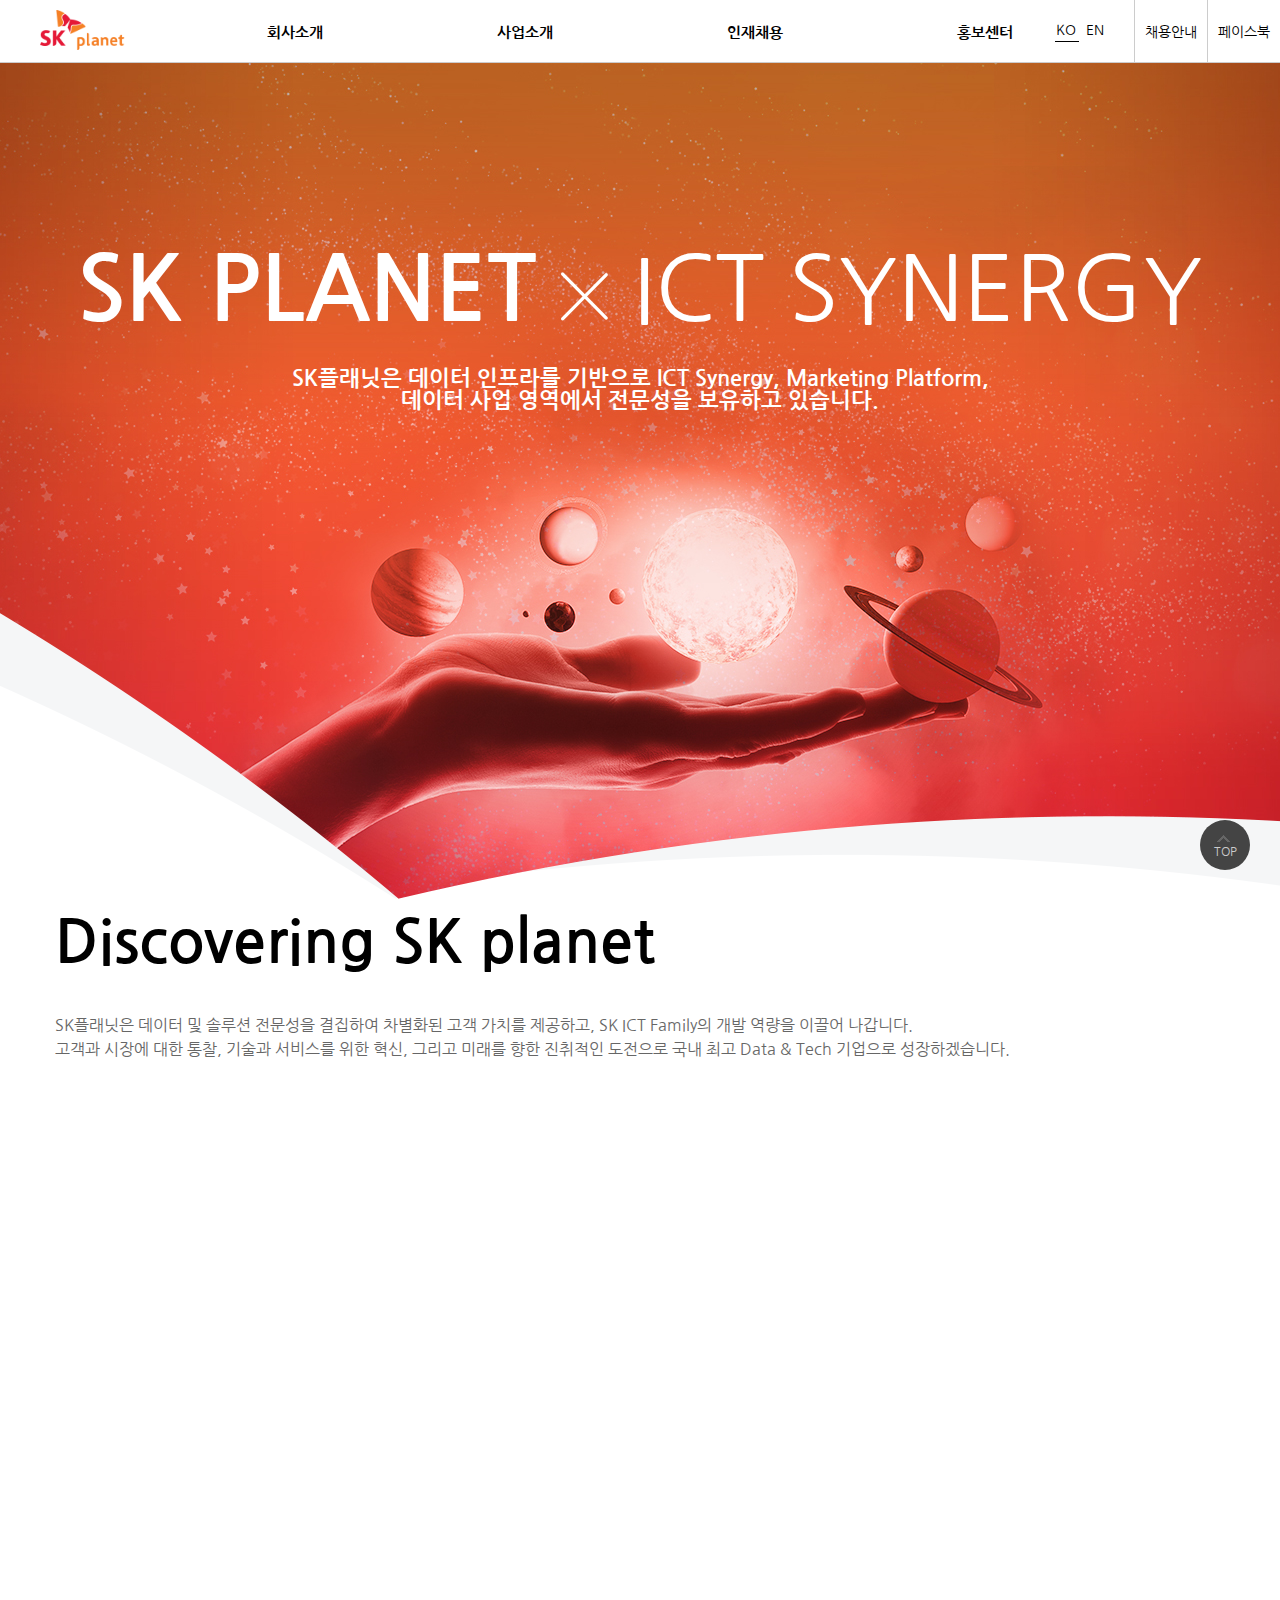
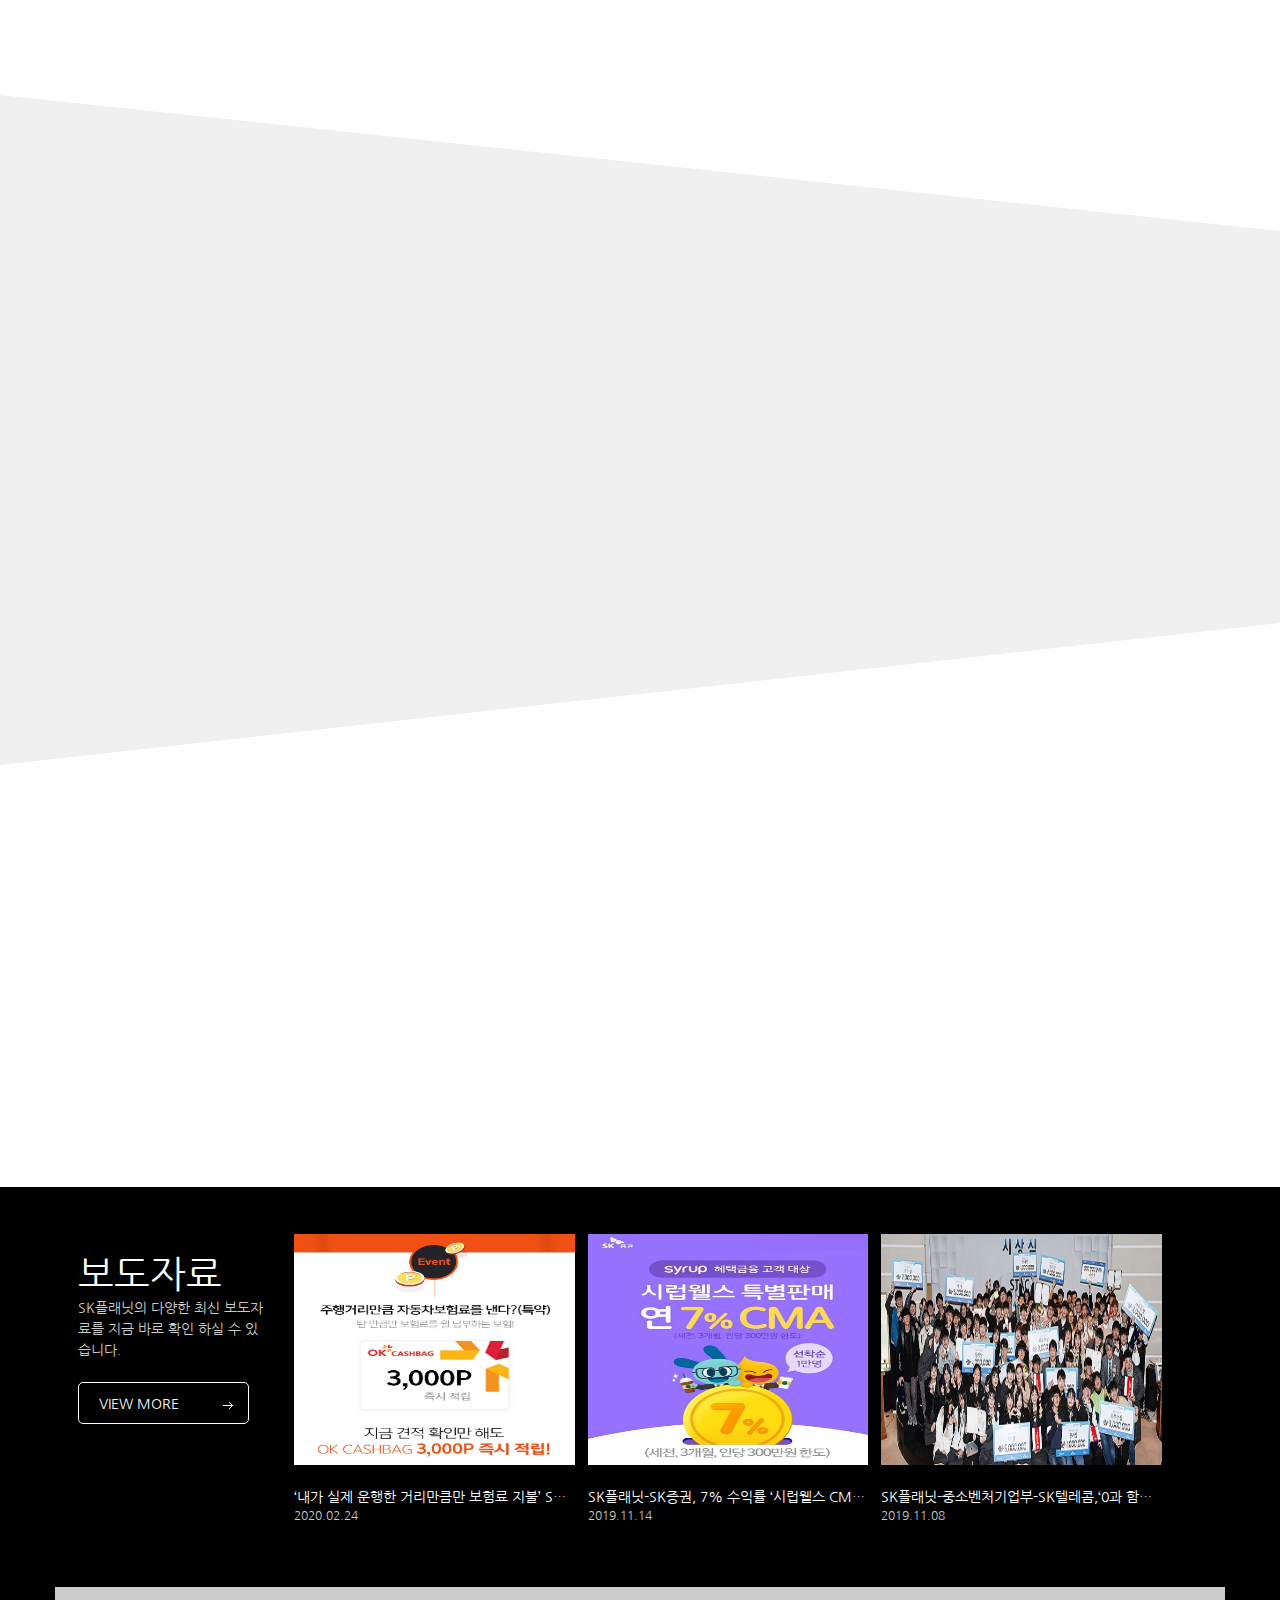
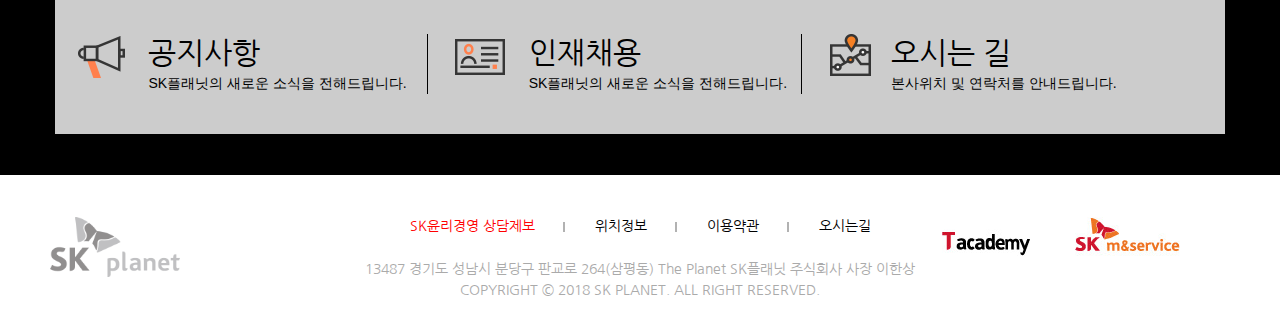
<file: index.html>
<!DOCTYPE html>
<html lang="ko">
<head>
  <meta charset="UTF-8">
  <meta name="viewport" content="width=device-width, initial-scale=1.0">
  <title>SK PLANET</title>

  <script>
    window.location.href = 'html/main.html';
  </script>

</head>
<body>
  
</body>
</html>
</file>
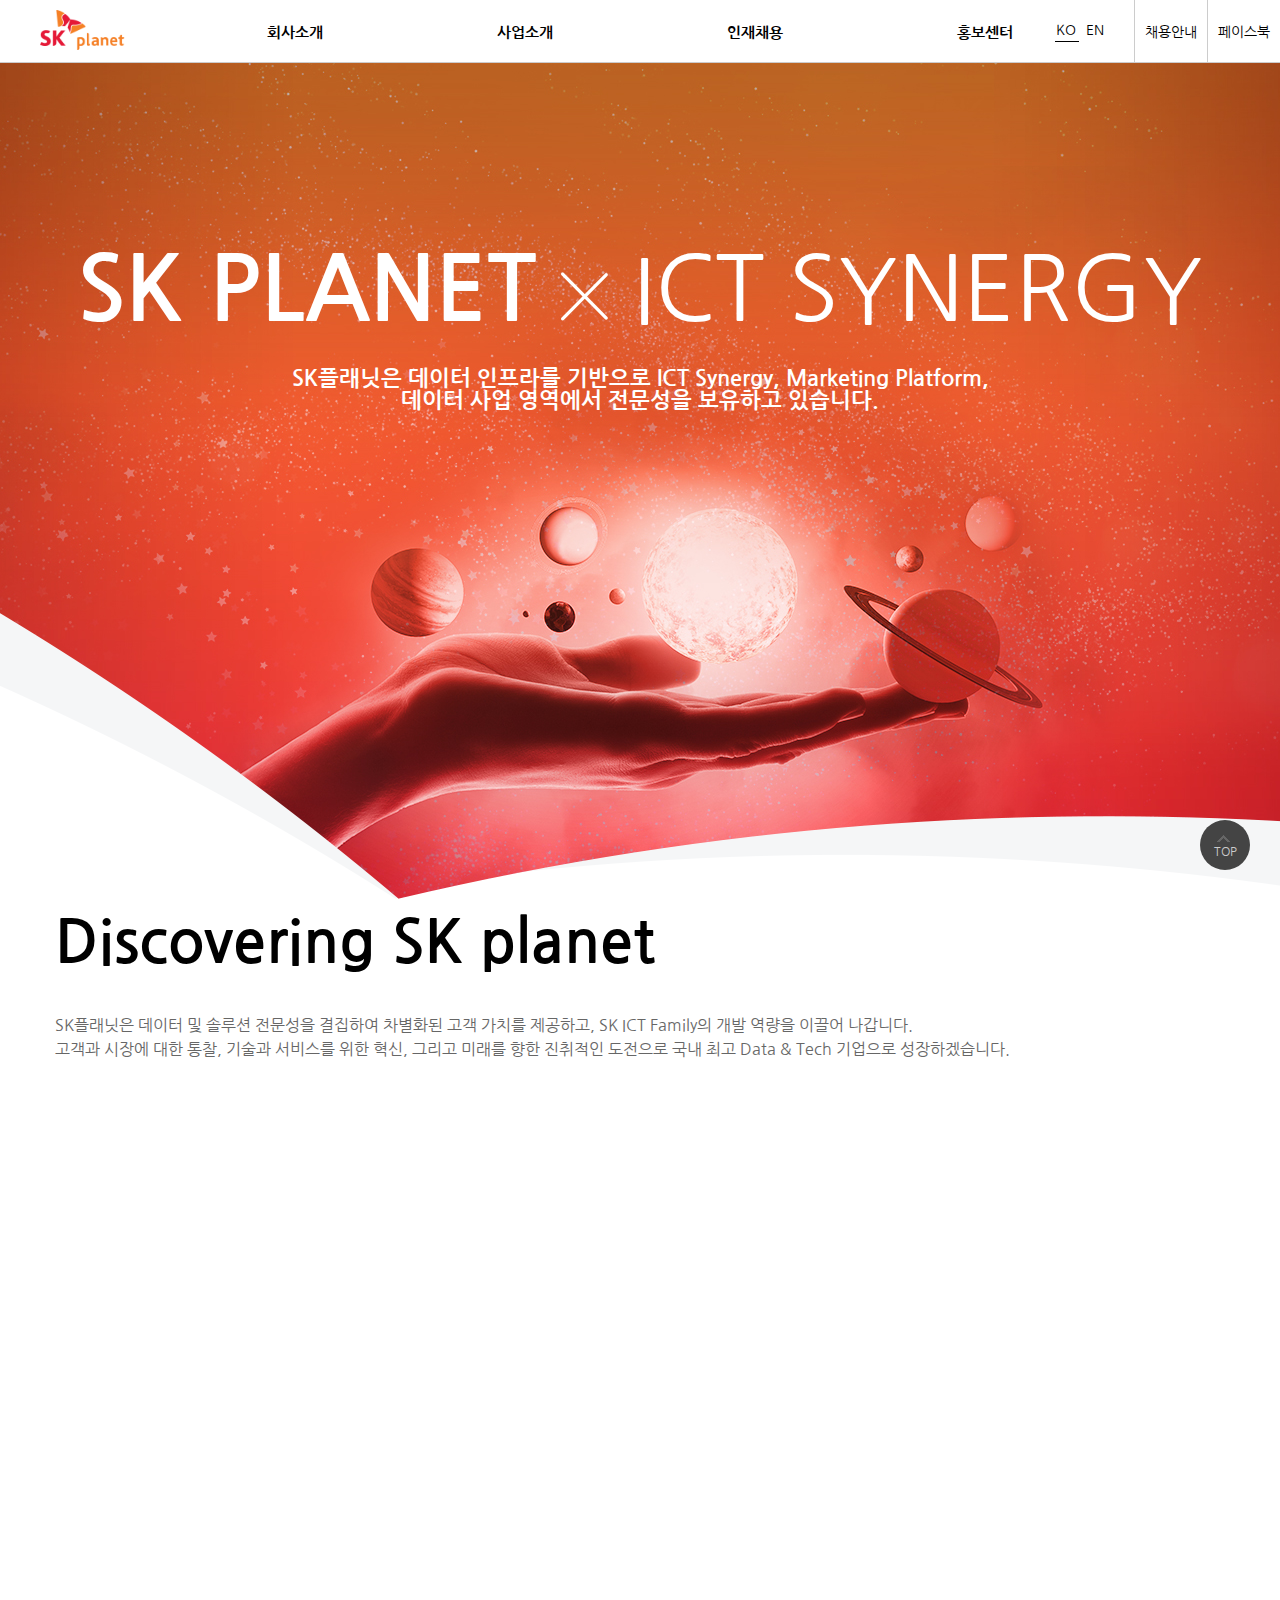
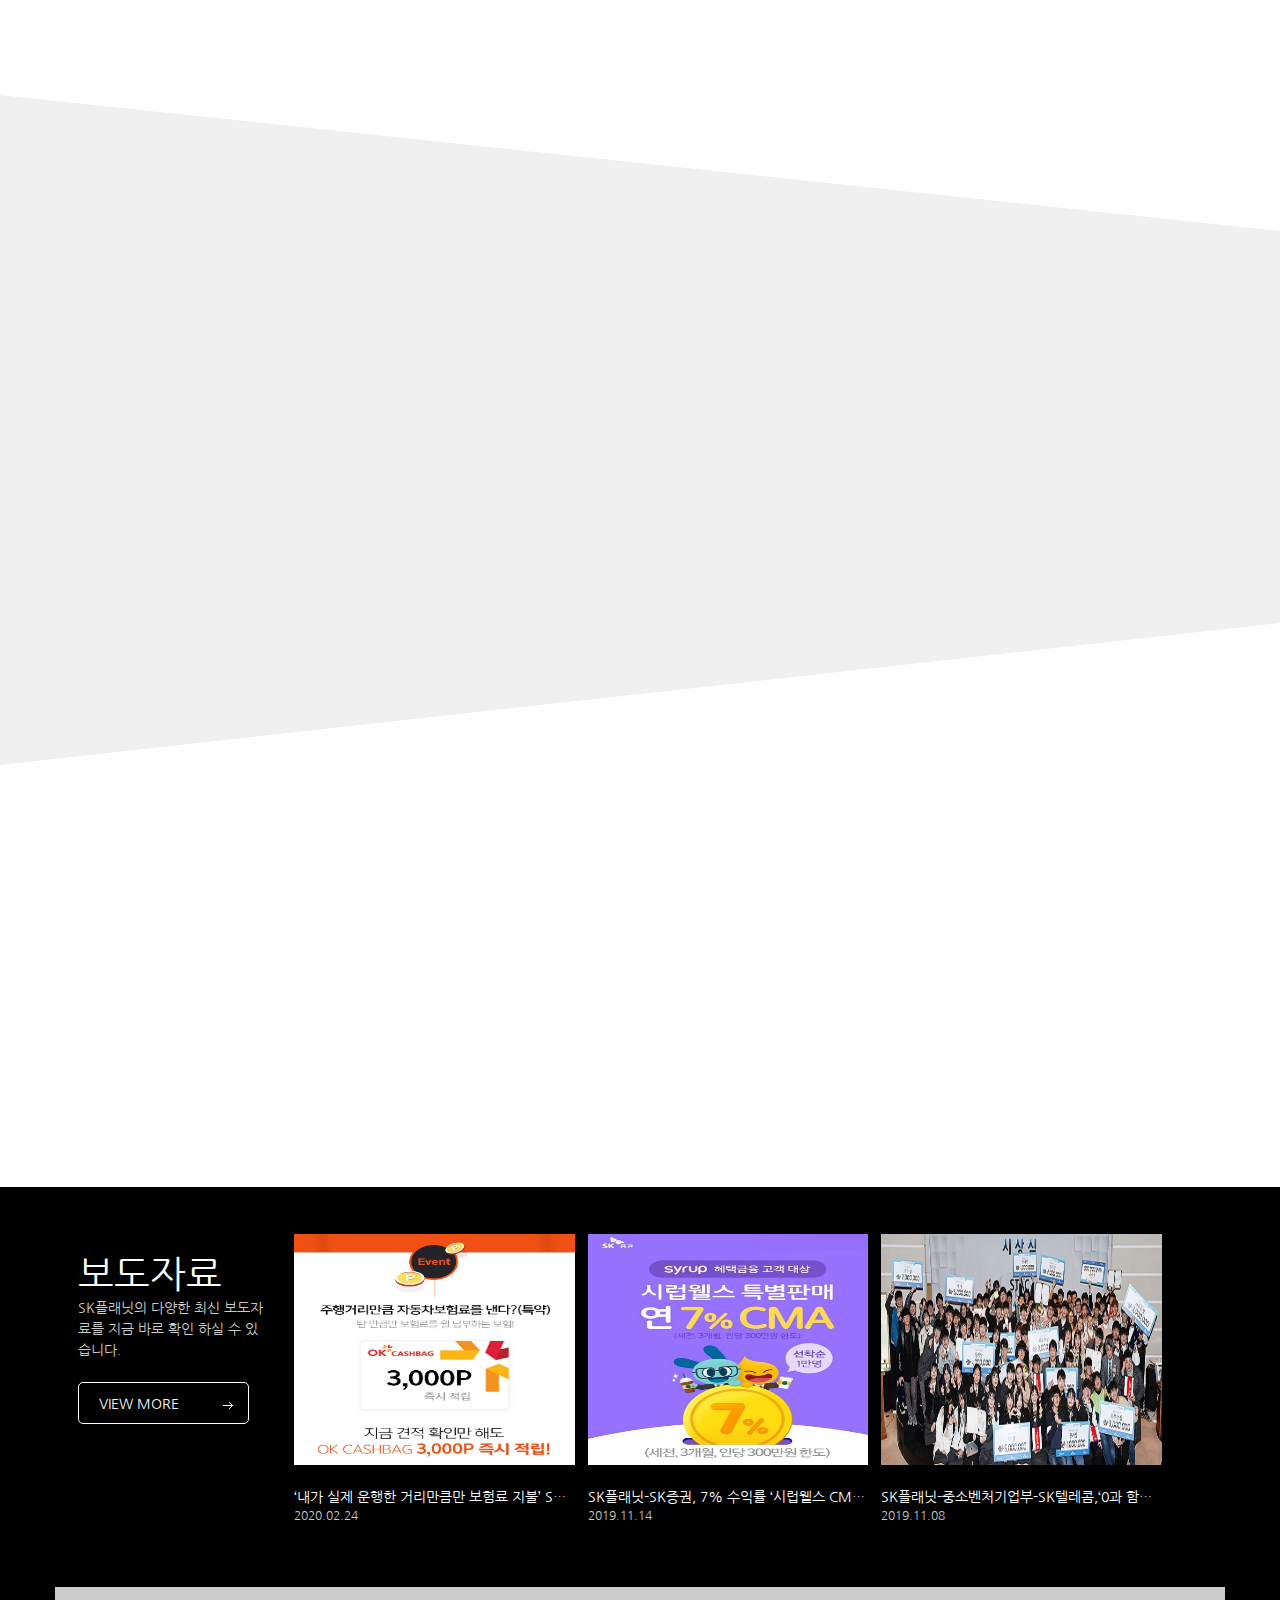
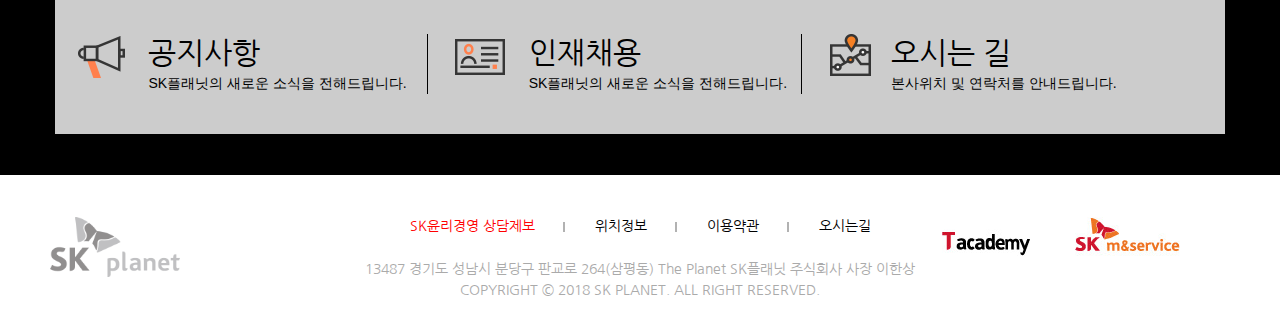
<file: html/main.html>
<!DOCTYPE html>
<html lang="ko">
<head>
  <meta charset="UTF-8">
  <meta name="viewport" content="width=device-width, initial-scale=1.0">
  <title>SK PLANET</title>

  <!-- font-awesome CSS -->
  <link rel='stylesheet' href='https://cdnjs.cloudflare.com/ajax/libs/font-awesome/4.7.0/css/font-awesome.min.css'>

  <!-- wow.js CSS -->
  <link rel="stylesheet" href="../css/animate.css">

  <!-- My CSS -->
  <link rel="stylesheet" href="../css/main.css">

</head>
<body>
  
  <!-- wrap Area Start -->
  <div id="wrap">

    <!-- header Area Start -->
    <header>
      <!-- site logo -->
      <h1>
        <a href="#">
          <img src="../images/skp_logo.png" alt="sk planet 사이트 로고">
        </a>
      </h1>
      
      <!-- gnb -->
      <nav>			
        <ul>
          <li>
            <a href="sub1.html">회사소개</a>
            <ul>
              <li><a href="sub1.html">CEO 메시지</a></li>
              <li><a href="#">Company OVERVIEW</a></li>
              <li><a href="#">자회사</a></li>
            </ul>
          </li>
          <li>
            <a href="sub2.html">사업소개</a>
            <ul>
              <li><a href="sub2.html">ICT Synergy</a></li>
              <li><a href="#">Marketing Platform</a></li>
              <li><a href="#">Data Infra/Business</a></li>
            </ul>
          </li>
          <li>
            <a href="sub3.html">인재채용</a>
            <ul>
              <li><a href="sub3.html">채용프로세스</a></li>
              <li><a href="#">인사제도</a></li>
              <li><a href="#">육성제도</a></li>
            </ul>
          </li>
          <li>
            <a href="sub4.html">홍보센터</a>
            <ul>
              <li><a href="sub4.html">동반성장</a></li>
              <li><a href="#">SK planet CI</a></li>
              <li><a href="#">보도자료</a></li>
              <li><a href="#">공지사항</a></li>
            </ul>
          </li>
        </ul>
      </nav>
      
      <!-- q-menu -->
      <div class="q-menu">
        <div class="lang">
          <div><a href="#">KO</a></div>
          <div><a href="#">EN</a></div>
        </div>
        <div class="q-info">
          <div><a href="#">채용안내</a></div>
          <div><a href="#">페이스북</a></div>
        </div>
      </div>
    </header><!-- header Area End -->
    
    
    <!-- mainview Area Start -->
    <div id="mainview">
      <div class="main-wrap-box">
        <h2>
          <span>SK PLANET</span> 
          <img src="../images/icon_main_slogan_x.png" alt="x표시"> 
          <div class="flip-box">
            <div id="flip1" class="wow flipInX">ICT SYNERGY</div>
            <div id="flip2" class="wow flipInX">MARKETING</div>
            <div id="flip3" class="wow flipInX">DATA INFRA</div>
          </div>
        </h2>
        <p>
          SK플래닛은 데이터 인프라를 기반으로 ICT Synergy, Marketing Platform,<br>
          데이터 사업 영역에서 전문성을 보유하고 있습니다.
        </p>
      </div>
    </div><!-- mainview Area End -->

    <!-- main-title Area Start -->
    <div id="main-title">
      <div class="container">

        <h2>Discovering SK planet</h2>
        <p>
          SK플래닛은 데이터 및 솔루션 전문성을 결집하여 차별화된 고객 가치를 제공하고, SK ICT Family의 개발 역량을 이끌어 나갑니다.<br>
          고객과 시장에 대한 통찰, 기술과 서비스를 위한 혁신, 그리고 미래를 향한 진취적인 도전으로 국내 최고 Data & Tech 기업으로 성장하겠습니다.
        </p>
      </div>
    </div><!-- main-title Area End -->

    <!-- contents Area Start -->
    <div id="contents">

      <!-- section1 Area Start -->
      <div id="section1">
        <div class="container clearfix">

          <img src="../images/img_main_section_01.png" alt="로봇 이미지" class="wow fadeInLeft" data-wow-delay="2s">

          <div class="section1-wrap-box">
            <div class="sec1-title-box">
              <h3 class="wow fadeInRight" data-wow-delay="0.2s">ICT SYNERGY</h3>
              <p class="wow fadeInRight" data-wow-delay="0.4s">
                선도적 기술 역량 기반 ICT 솔루션 사업
              </p>
              <div class="btn1 wow fadeInRight" data-wow-delay="0.6s">
                <a href="#">
                  VIEW MORE
                  <img src="../images/right-arrow.png" alt="버튼의 우측 화살표 이미지">
                </a>
              </div>
            </div>

            <div class="items-box wow fadeInRight" data-wow-delay="0.8s">
              <div class="top-box">
                <div>
                  <div class="icon icon1 ir">아이콘</div>
                  <div class="text-box">
                    <h4>AI</h4>
                    <p>
                      AI 서비스<br>
                      NUGU 개발/운영
                    </p>
                  </div>
                </div>
                
                <div>
                  <div class="icon icon2 ir">아이콘</div>
                  <div class="text-box">
                    <h4>IoT</h4>
                    <p>
                      IoT 기반의 센서 및<br>
                      데이터 분석 솔루션
                    </p>
                  </div>
                </div>
              </div>

              <hr>

              <div class="bottom-box">
                <div>
                  <div class="icon icon3 ir">아이콘</div>
                  <div class="text-box">
                    <h4>Media</h4>
                    <p>
                      Cloud Streaming 기반<br>
                      미디어 솔루션
                    </p>
                  </div>
                </div>
                
                <div>
                  <div class="icon icon4 ir">아이콘</div>
                  <div class="text-box">
                    <h4>MNO</h4>
                    <p>
                      통신부가 서비스 운영 및<br>
                      신규 부가서비스 기획/개발
                    </p>
                  </div>
                </div>
              </div>

            </div>
          </div>
        </div>
      </div><!-- section1 Area End -->


      <!-- section2 Area Start -->
      <div id="section2">
        <div class="container">

          <div class="section2-wrap-box">
            
            <div class="sec2-title-box">
              <h3 class="wow fadeInLeft" data-wow-delay="0.2s">MARKETING PLATFORM</h3>
              <p class="wow fadeInLeft" data-wow-delay="0.4s">
                소비자와 판매자를 연결하는 디지털 마케팅 플랫폼
              </p>
              <div class="btn1 wow fadeInLeft" data-wow-delay="0.6s">
                <a href="#">
                  VIEW MORE
                  <img src="../images/right-arrow.png" alt="버튼의 우측 화살표 이미지">
                </a>
              </div>
            </div>

            <div class="items-box wow fadeInLeft" data-wow-delay="0.8s">
              <div class="top-box">
                <div>
                  <div class="icon icon1 ir">아이콘</div>
                  <div class="text-box">
                    <h4>OK CASHBAG</h4>
                    <p>
                      남다른 가치로<br>
                      즐기는 포인트 생활
                    </p>
                  </div>
                </div>
                
                <div>
                  <div class="icon icon2 ir">아이콘</div>
                  <div class="text-box">
                    <h4>Syrup Wallet</h4>
                    <p>
                      손 안에서 누리는<br>
                      스마트 커머스 라이프
                    </p>
                  </div>
                </div>
              </div>

              <hr>

              <div class="bottom-box">
                <div>
                  <div class="icon icon3 ir">아이콘</div>
                  <div class="text-box">
                    <h4>DXP</h4>
                    <p>
                      데이터로 새로운 경험을 이끄는<br>
                      CRM 기반 마케팅 플랫폼
                    </p>
                  </div>
                </div>
                
              </div>

            </div>
          </div>

          <img src="../images/img_main_section_02.png" alt="손으로 앱과 카드를 들고 있는 이미지" class="wow fadeInRight" data-wow-delay="2s">

        </div>
      </div><!-- section2 Area End -->


      <!-- section3 Area Start -->
      <div id="section3">
        <div class="container clearfix">
          
          <img src="../images/img_main_section_03.png" alt="빌딩들이 여럿 있는 이미지" class="wow fadeInLeft"  data-wow-delay="2.5s">
        
          <div class="section3-wrap-box">
            
            <div class="sec3-title-box">
              <h3 class="wow fadeInRight" data-wow-delay="0.2s">DATA INFRA / BUSINESS</h3>
              <p class="wow fadeInRight" data-wow-delay="0.4s">
                데이터 인프라 기반 차별화된 데이터 분석 플랫폼
              </p>
              <div class="btn1 wow fadeInRight" data-wow-delay="0.6s">
                <a href="#">
                  VIEW MORE
                  <img src="../images/right-arrow.png" alt="버튼의 우측 화살표 이미지">
                  
                </a>
              </div>
            </div>

            <div class="items-box wow fadeInRight" data-wow-delay="0.8s">
              <div class="top-box">
                <div>
                  <div class="icon icon1 ir">아이콘</div>
                  <div class="text-box">
                    <h4>SK planet DMP</h4>
                    <p>
                      경계를 뛰어넘는 마케팅<br>
                      통합 데이터 플랫폼
                    </p>
                  </div>
                </div>
                
                <div>
                  <div class="icon icon2 ir">아이콘</div>
                  <div class="text-box">
                    <h4>Recopick</h4>
                    <p>
                      소비자 접점에서 펼치는<br>
                      실시간 개인화 추천 서비스
                    </p>
                  </div>
                </div>
              </div>

              <hr>

            </div>
          </div>
        </div>
      </div><!-- section3 Area End -->
      

      <!-- section4 Area Start -->
      <div id="section4">
        <div class="container clearfix">
          
          <div class="sec4-title-box">
            <h3>보도자료</h3>
            <p>
              SK플래닛의 다양한 최신 보도자료를
              지금 바로 확인 하실 수 있습니다.
            </p>
            <div class="btn2">
              <a href="#">
                VIEW MORE
                <img src="../images/bg_btn_link.png" alt="버튼의 우측 화살표 이미지">
              </a>
            </div>
          </div>

          <div class="sec4-item-box">
            <div class="section4-sub1">
              <img src="../images/ok_cashbag.jpg" alt="ok_cashbag 이벤트">
              <h4>
                ‘내가 실제 운행한 거리만큼만 보험료 지불’ SK플래닛 ‘시럽 월렛’, 캐롯손보 ‘퍼마일(Per-Mile) 자동차보험’ 판매 시작
              </h4>
              <span>2020.02.24</span>
            </div>

            <div class="section4-sub2">
              <img src="../images/syrup.jpg" alt="syrup 이벤트">
              <h4>
                SK플래닛-SK증권, 7% 수익률 ‘시럽웰스 CMA’ 상품 출시
              </h4>
              <span>2019.11.14</span>
            </div>

            <div class="section4-sub3">
              <img src="../images/award.jpg" alt="시상식 개최 이미지">
              <h4>
                SK플래닛-중소벤처기업부-SK텔레콤,‘0과 함께 하는 스마틴 앱 챌린지 2019’ 시상식 개최
              </h4>
              <span>2019.11.08</span>
            </div>
          </div>

          <div id="footer-sub">
            <div class="footer-sub-item">
              <img src="../images/spr_icon_main_link_01.png" alt="공지사항 이미지1">
              <h4>공지사항</h4>
              <p>SK플래닛의 새로운 소식을 전해드립니다.</p>
            </div>
            <div class="footer-sub-item">
              <img src="../images/spr_icon_main_link_02.png" alt="공지사항 이미지2">
              <h4>인재채용</h4>
              <p>SK플래닛의 새로운 소식을 전해드립니다.</p>
            </div>
            <div class="footer-sub-item">
              <img src="../images/spr_icon_main_link_03.png" alt="공지사항 이미지3">
              <h4>오시는 길</h4>
              <p>본사위치 및 연락처를 안내드립니다.</p>
            </div>
          </div>
        </div>
      </div><!-- section4 Area End -->
    </div><!-- contents Area End -->

    <!-- top btn -->
    <a href="#" class="top-btn">
      <img src="../images/icon_up_arrow_dark.png" alt="상향 화살표">
      <div>TOP</div>
    </a>

    
    <!-- footer Area Start -->
    <footer>
      <img src="../images/skp_logo_gray.png" alt="SK플래닛 흑백 로고" class="black_logo">
      <div id="footer-top">
        <ul>
          <li>
            <a href="#">SK윤리경영 상담제보</a>
          </li>
          <li><a href="#">위치정보</a></li>
          <li><a href="#">이용약관</a></li>
          <li><a href="#">오시는길</a></li>
        </ul>
      </div>
      <div id="footer-bottom">
        <address>
          13487 경기도 성남시 분당구 판교로 264(삼평동) The Planet SK플래닛 주식회사 사장 이한상<br>
          COPYRIGHT © 2018 SK PLANET. ALL RIGHT RESERVED.
        </address>
      </div>
      <img src="../images/sk_mservice_logo.png" alt="sk m&service 로고" class="sk_mservice_logo">
      <img src="../images/tacademy_logo.png" alt="t아카데미 로고" class="tacademy_logo">
    </footer><!-- footer Area End -->

  </div><!--wrap Area End-->




  <!-- jQuery Insert -->
  <script src='https://code.jquery.com/jquery-1.9.1.min.js'></script>

  <!-- wow.js -->
  <script src="../js/wow.min.js"></script>

  <!-- My JS --> 
  <script src="../js/main.js"></script>


</body>
</html>
</file>
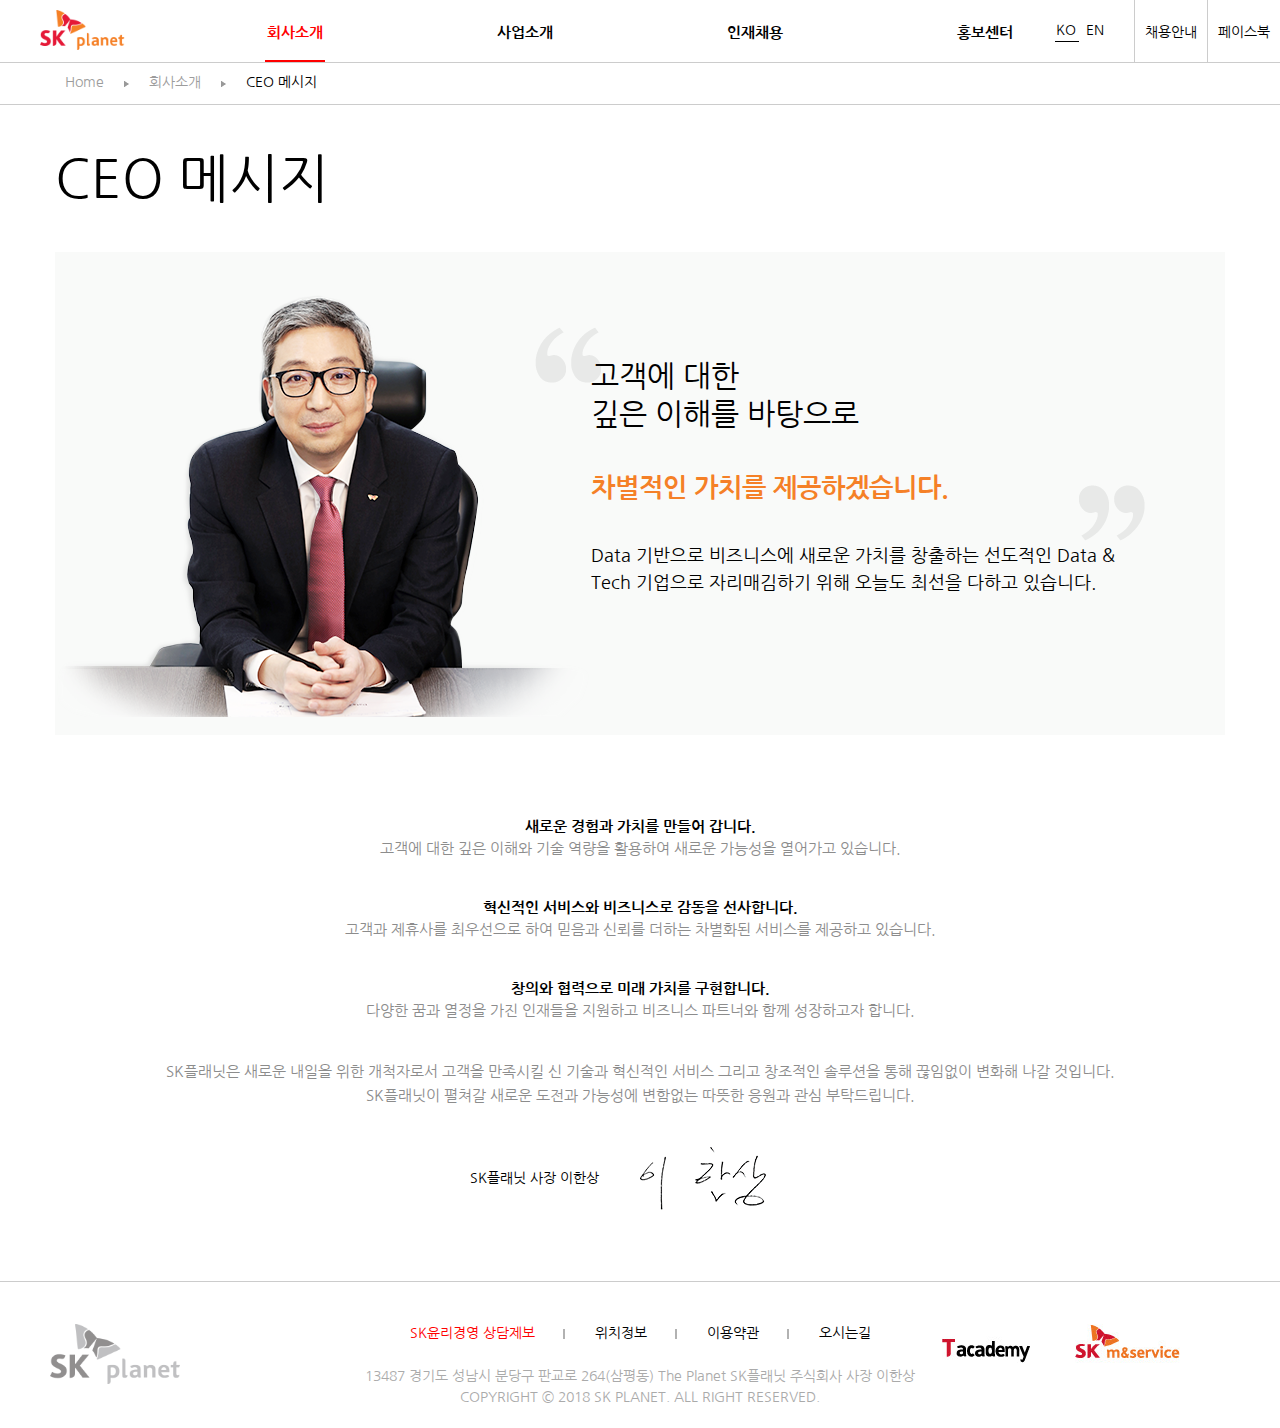
<file: html/sub1.html>
<!DOCTYPE html>
<html lang="ko">
<head>
  <meta charset="UTF-8">
  <meta name="viewport" content="width=device-width, initial-scale=1.0">
  <title>SK PLANET</title>

  <!-- font-awesome CSS -->
  <link rel='stylesheet' href='https://cdnjs.cloudflare.com/ajax/libs/font-awesome/4.7.0/css/font-awesome.min.css'>

  <!-- My CSS -->
  <link rel="stylesheet" href="../css/sub.css">

</head>
<body id="sub1">
  
<!-- wrap Area Start -->
<div id="wrap">

  <!-- header Area Start -->
  <header>
    <!-- site logo -->
    <h1>
      <a href="main.html">
        <img src="../images/skp_logo.png" alt="sk planet 사이트 로고">
      </a>
    </h1>
    
    <!-- gnb -->
    <nav>			
      <ul>
        <li>
          <a href="sub1.html" class="location_main">회사소개</a>
          <ul>
            <li><a href="sub1.html" class="location_sub">CEO 메시지</a></li>
            <li><a href="#">Company OVERVIEW</a></li>
            <li><a href="#">자회사</a></li>
          </ul>
        </li>
        <li>
          <a href="sub2.html">사업소개</a>
          <ul>
            <li><a href="sub2.html">ICT Synergy</a></li>
            <li><a href="#">Marketing Platform</a></li>
            <li><a href="#">Data Infra/Business</a></li>
          </ul>
        </li>
        <li>
          <a href="sub3.html">인재채용</a>
          <ul>
            <li><a href="sub3.html">채용프로세스</a></li>
            <li><a href="#">인사제도</a></li>
            <li><a href="#">육성제도</a></li>
          </ul>
        </li>
        <li>
          <a href="sub4.html">홍보센터</a>
          <ul>
            <li><a href="sub4.html">동반성장</a></li>
            <li><a href="#">SK planet CI</a></li>
            <li><a href="#">보도자료</a></li>
            <li><a href="#">공지사항</a></li>
          </ul>
        </li>
      </ul>
    </nav>
    
    <!-- q-menu -->
    <div class="q-menu">
      <div class="lang">
        <div><a href="#">KO</a></div>
        <div><a href="#">EN</a></div>
      </div>
      <div class="q-info">
        <div><a href="#">채용안내</a></div>
        <div><a href="#">페이스북</a></div>
      </div>
    </div>
  </header><!-- header Area End -->


  <!-- location-bar -->
  <div class="location-bar">
    <div class="container">
      <ul>
        <li>Home</li>
        <li><img src="../images/location_arrow.png" alt=""></li>
        <li>회사소개</li>
        <li><img src="../images/location_arrow.png" alt=""></li>
        <li>CEO 메시지</li>
      </ul>
    </div>
  </div>


  <!-- title -->
  <h2 class="page-title">
    <div class="container">
      <p>CEO 메시지</p>
    </div>
  </h2>

  <!-- msg-summary -->
  <div class="msg-summary">
    <div class="container">
      <div class="msg-summary-box">
        <img src="../images/ceo_profile.png" alt="sk플래닛 사장 이한상씨 프로필 사진">
        <div class="text-box">
          <p>
            고객에 대한<br>
            깊은 이해를 바탕으로
          </p>
          <p>
            차별적인 가치를 제공하겠습니다.
          </p>
          <p>
            Data 기반으로 비즈니스에 새로운 가치를 창출하는
            선도적인 Data & Tech 기업으로 자리매김하기 위해
            오늘도 최선을 다하고 있습니다.
          </p>
        </div>
      </div>
    </div>
  </div>

  <!-- msg-main -->
  <div class="msg-main">
    <div class="container">
      <div class="msg-main-box">
        <div class="msg-main-text">
          <strong>새로운 경험과 가치를 만들어 갑니다.</strong>
          <p>
            고객에 대한 깊은 이해와 기술 역량을 활용하여 새로운 가능성을 열어가고 있습니다.
          </p>
        </div>
        <div class="msg-main-text">
          <strong>혁신적인 서비스와 비즈니스로 감동을 선사합니다.</strong>
          <p>
            고객과 제휴사를 최우선으로 하여 믿음과 신뢰를 더하는 차별화된 서비스를 제공하고 있습니다.
          </p>
        </div>
        <div class="msg-main-text">
          <strong>창의와 협력으로 미래 가치를 구현합니다.</strong>
          <p>
            다양한 꿈과 열정을 가진 인재들을 지원하고 비즈니스 파트너와 함께 성장하고자 합니다.
          </p>
        </div>
        <div class="msg-main-text">
          <p>
            SK플래닛은 새로운 내일을 위한 개척자로서 고객을 만족시킬 신 기술과 혁신적인 서비스 그리고 창조적인 솔루션을 통해 끊임없이 변화해 나갈 것입니다.
          </p>
          <p>
            SK플래닛이 펼쳐갈 새로운 도전과 가능성에 변함없는 따뜻한 응원과 관심 부탁드립니다.
          </p>
        </div>
    
        <div class="sign-box">
          <div class="sign-box-inner">
            <div class="sign-text">
              SK플래닛 사장 이한상
            </div>
            <img src="../images/ceo_auto_graph_ko.png" alt="sk플래닛 사장 이한상씨 싸인">
          </div>
        </div>
      </div>
    </div>
  </div>


    
  <!-- footer Area Start -->
  <footer>
    <img src="../images/skp_logo_gray.png" alt="SK플래닛 흑백 로고" class="black_logo">
    <div id="footer-top">
      <ul>
        <li>
          <a href="#">SK윤리경영 상담제보</a>
        </li>
        <li><a href="#">위치정보</a></li>
        <li><a href="#">이용약관</a></li>
        <li><a href="#">오시는길</a></li>
      </ul>
    </div>
    <div id="footer-bottom">
      <address>
        13487 경기도 성남시 분당구 판교로 264(삼평동) The Planet SK플래닛 주식회사 사장 이한상<br>
        COPYRIGHT © 2018 SK PLANET. ALL RIGHT RESERVED.
      </address>
    </div>
    <img src="../images/sk_mservice_logo.png" alt="sk m&service 로고" class="sk_mservice_logo">
    <img src="../images/tacademy_logo.png" alt="t아카데미 로고" class="tacademy_logo">
  </footer><!-- footer Area End -->

</div><!--wrap Area End-->





<!-- jQuery Insert -->
<script src='https://code.jquery.com/jquery-1.9.1.min.js'></script>

<!-- wow.js -->
<script src="../js/wow.min.js"></script>

<!-- My JS --> 
<script src="../js/main.js"></script>



</body>
</html>
</file>
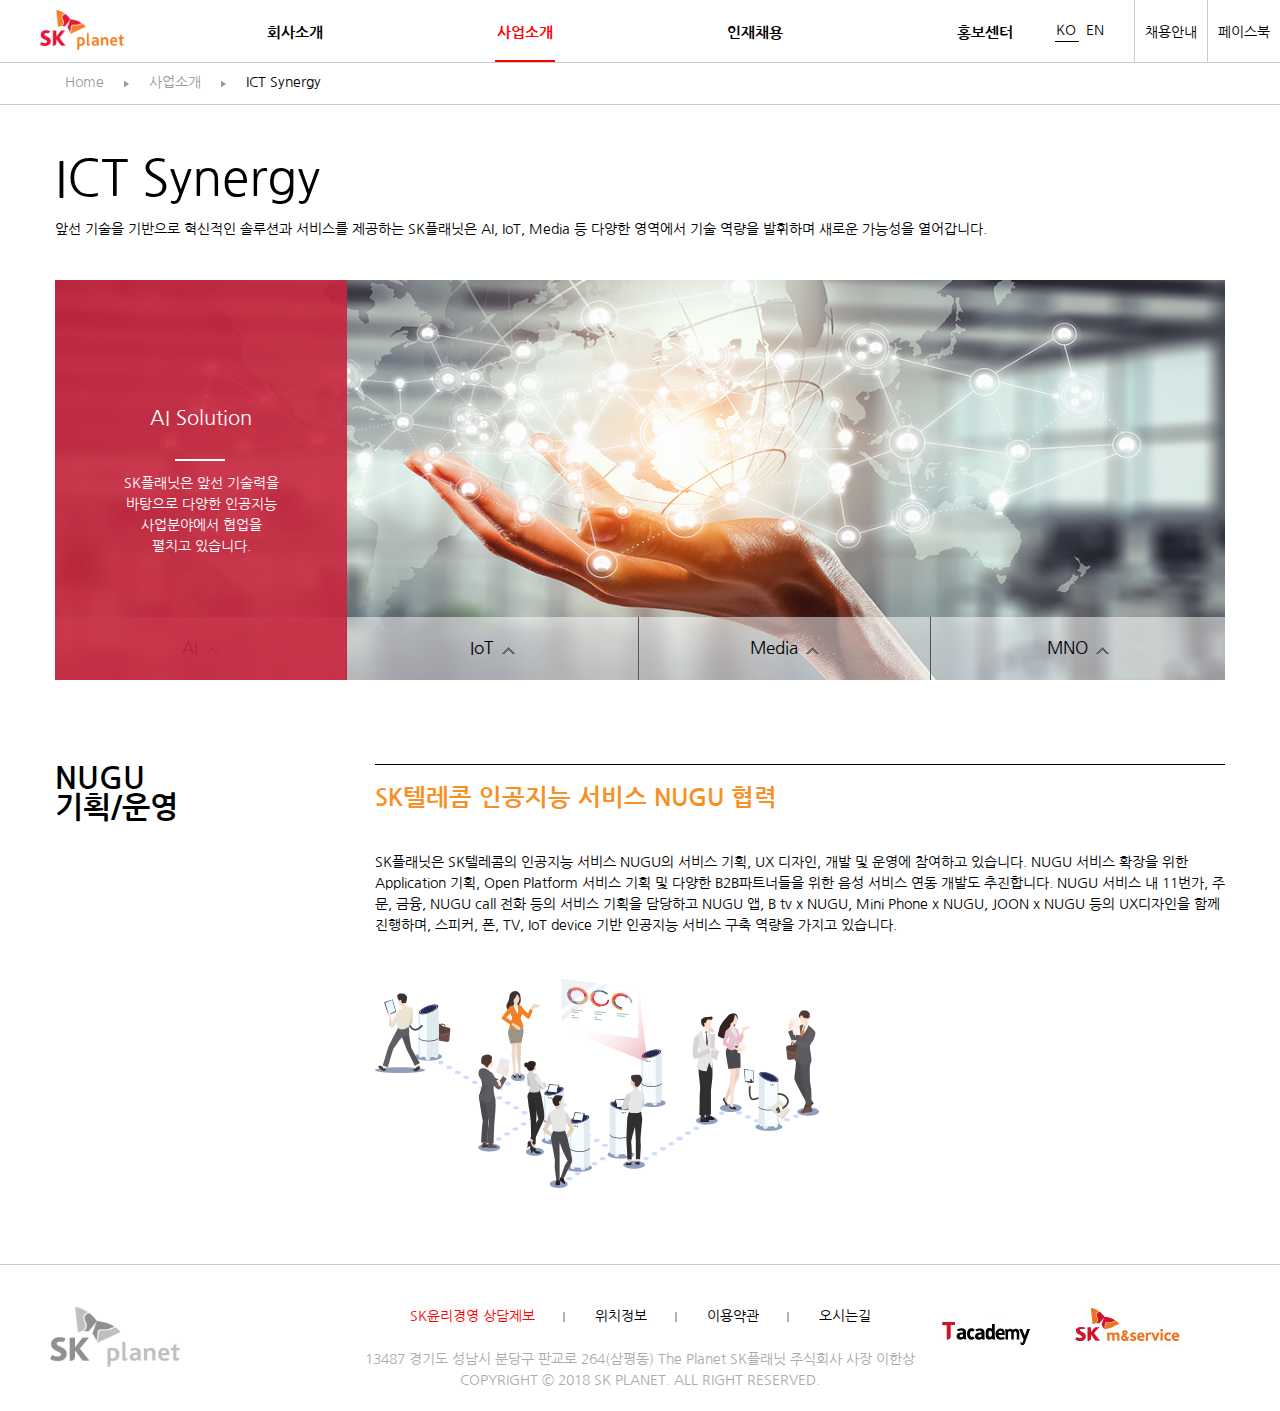
<file: html/sub2.html>
<!DOCTYPE html>
<html lang="ko">
<head>
  <meta charset="UTF-8">
  <meta name="viewport" content="width=device-width, initial-scale=1.0">
  <title>SK PLANET</title>

  <!-- font-awesome CSS -->
  <link rel='stylesheet' href='https://cdnjs.cloudflare.com/ajax/libs/font-awesome/4.7.0/css/font-awesome.min.css'>

  <!-- My CSS -->
  <link rel="stylesheet" href="../css/sub.css">

</head>
<body id="sub2">
  
<!-- wrap Area Start -->
<div id="wrap">

  <!-- header Area Start -->
  <header>
    <!-- site logo -->
    <h1>
      <a href="main.html">
        <img src="../images/skp_logo.png" alt="sk planet 사이트 로고">
      </a>
    </h1>
    
    <!-- gnb -->
    <nav>			
      <ul>
        <li>
          <a href="sub1.html">회사소개</a>
          <ul>
            <li><a href="sub1.html">CEO 메시지</a></li>
            <li><a href="#">Company OVERVIEW</a></li>
            <li><a href="#">자회사</a></li>
          </ul>
        </li>
        <li>
          <a href="sub2.html" class="location_main">사업소개</a>
          <ul>
            <li><a href="sub2.html" class="location_sub">ICT Synergy</a></li>
            <li><a href="#">Marketing Platform</a></li>
            <li><a href="#">Data Infra/Business</a></li>
          </ul>
        </li>
        <li>
          <a href="sub3.html">인재채용</a>
          <ul>
            <li><a href="sub3.html">채용프로세스</a></li>
            <li><a href="#">인사제도</a></li>
            <li><a href="#">육성제도</a></li>
          </ul>
        </li>
        <li>
          <a href="sub4.html">홍보센터</a>
          <ul>
            <li><a href="sub4.html">동반성장</a></li>
            <li><a href="#">SK planet CI</a></li>
            <li><a href="#">보도자료</a></li>
            <li><a href="#">공지사항</a></li>
          </ul>
        </li>
      </ul>
    </nav>
    
    <!-- q-menu -->
    <div class="q-menu">
      <div class="lang">
        <div><a href="#">KO</a></div>
        <div><a href="#">EN</a></div>
      </div>
      <div class="q-info">
        <div><a href="#">채용안내</a></div>
        <div><a href="#">페이스북</a></div>
      </div>
    </div>

  </header><!-- header Area End -->


  <!-- location-bar -->
  <div class="location-bar">
    <div class="container">
      <ul>
        <li>Home</li>    
        <li><img src="../images/location_arrow.png" alt=""></li>
        <li>사업소개</li>
        <li><img src="../images/location_arrow.png" alt=""></li>
        <li>ICT Synergy</li>
      </ul>
    </div>
  </div>


  <!-- title -->
  <div class="page-title">
    <div class="container">
      <h2>ICT Synergy</h2>
      <p>앞선 기술을 기반으로 혁신적인 솔루션과 서비스를 제공하는 SK플래닛은 AI, IoT, Media 등 다양한 영역에서 기술 역량을 발휘하며 새로운 가능성을 열어갑니다.</p>
    </div>
  </div>

  <!-- business-visual -->
  <div class="business-visual">
    <div class="container">
      <div class="business-visual-box">
        <img src="../images/bg_business_visual.jpg" alt="손 위에 빛나는 지구본을 들고 있는 이미지" class="business_visual">

        <div class="items-bottom-box">
          <ul>
            <li>
              <a href="#">
                <h3>AI</h3>
                <img src="../images/icon_up_arrow_dark.png" alt="">
              </a>
            </li>
            <li>
              <a href="#">
                <h3>IoT</h3>
                <img src="../images/icon_up_arrow_dark.png" alt="">
              </a>
            </li>
            <li>
              <a href="#">
                <h3>Media</h3>
                <img src="../images/icon_up_arrow_dark.png" alt="">
              </a>
            </li>
            <li>
              <a href="#">
                <h3>MNO</h3>
                <img src="../images/icon_up_arrow_dark.png" alt="">
              </a>
            </li>
          </ul>
        </div>

        <!-- hover-items-box -->
        <div class="hover-items-box">
          <div>
            <a href="#">
              <div>
                <h3>AI Solution</h3>
                <p>
                  SK플래닛은 앞선 기술력을<br>
                  바탕으로 다양한 인공지능<br>
                  사업분야에서 협업을<br>
                  펼치고 있습니다.
                </p>
              </div>
            </a>
          </div>
          <div>
            <a href="#">
              <div>
                <h3>IoT Solution</h3>
                <p>
                  IoT 센서 데이터와 딥러닝 기반<br>
                  데이터 처리 기술을 통해<br>
                  보다 가치있는 정보를<br>
                  고객에게 제공하고 있습니다.
                </p>
            </div>
            </a>
          </div>
          <div>
            <a href="#">
              <div>
                <h3>Media Solution</h3>
                <p>
                  차세대 미디어 시장의 핵심 솔루션!<br>
                  Cloud Streaming 기술을 기반으로<br>
                  빠르고 다이나믹한 TV 서비스를<br>
                  5백만 시청자에게 제공하고 있습니다.
                </p>
              </div>
            </a>
          </div>
          <div>
            <a href="#">
              <div>
                <h3>MNO Solution</h3>
                <p>
                  SK텔레콤의 무선통신망을 바탕으로<br>
                  다양한 부가서비스를 제공하며<br>
                  고객이 앞선 통신 서비스를<br>
                  경험할 수 있도록 노력합니다.
                </p>
              </div>
            </a>
          </div>

        </div>

      </div>
    </div>
  </div>


<div class="bottom-text clearfix">
  <div class="container">
    <div class="page-sub-title">
      <h2>
        NUGU<br>
        기획/운영
      </h2>
    </div>

    <div class="nugu-text">
      <h3>SK텔레콤 인공지능 서비스 NUGU 협력</h3>
      <p>
        SK플래닛은 SK텔레콤의 인공지능 서비스 NUGU의 서비스 기획, UX 디자인, 개발 및 운영에 참여하고 있습니다. NUGU 서비스 확장을 위한
        Application 기획, Open Platform 서비스 기획 및 다양한 B2B파트너들을 위한 음성 서비스 연동 개발도 추진합니다. NUGU 서비스 내 11번가, 
        주문, 금융, NUGU call 전화 등의 서비스 기획을 담당하고 NUGU 앱, B tv x NUGU, Mini Phone x NUGU, JOON x NUGU 등의 UX디자인을 함께 
        진행하며, 스피커, 폰, TV, IoT device 기반 인공지능 서비스 구축 역량을 가지고 있습니다.
      </p>
      <img src="../images/nugu-planning-development.png" alt="도표를 분석하고 있는 사람들의 모습">
    </div>
  </div>
</div>


  <!-- footer Area Start -->
  <footer>
    <img src="../images/skp_logo_gray.png" alt="SK플래닛 흑백 로고" class="black_logo">
    <div id="footer-top">
      <ul>
        <li>
          <a href="#">SK윤리경영 상담제보</a>
        </li>
        <li><a href="#">위치정보</a></li>
        <li><a href="#">이용약관</a></li>
        <li><a href="#">오시는길</a></li>
      </ul>
    </div>
    <div id="footer-bottom">
      <address>
        13487 경기도 성남시 분당구 판교로 264(삼평동) The Planet SK플래닛 주식회사 사장 이한상<br>
        COPYRIGHT © 2018 SK PLANET. ALL RIGHT RESERVED.
      </address>
    </div>
    <img src="../images/sk_mservice_logo.png" alt="sk m&service 로고" class="sk_mservice_logo">
    <img src="../images/tacademy_logo.png" alt="t아카데미 로고" class="tacademy_logo">
  </footer><!-- footer Area End -->

</div><!--wrap Area End-->




<!-- jQuery Insert -->
<script src='https://code.jquery.com/jquery-1.9.1.min.js'></script>

<!-- wow.js -->
<script src="../js/wow.min.js"></script>

<!-- My JS --> 
<script src="../js/main.js"></script>


</body>
</html>
</file>
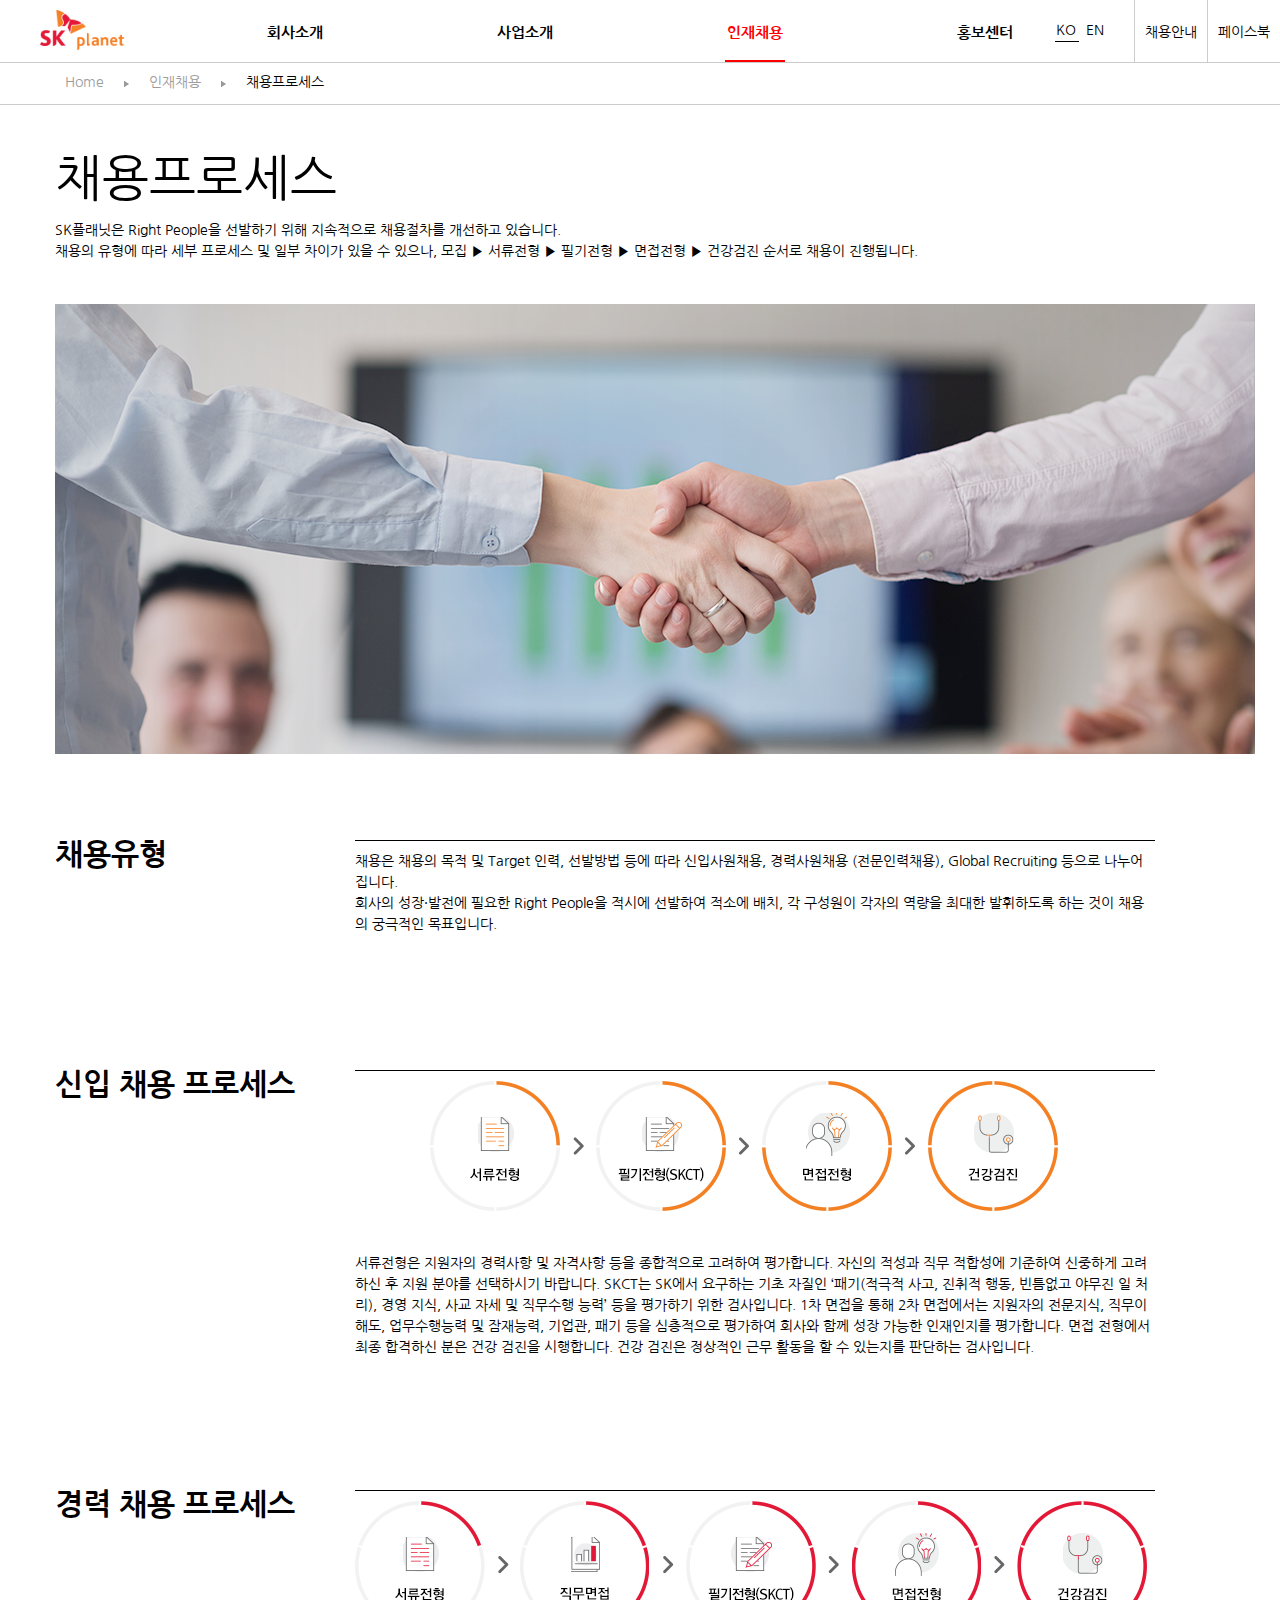
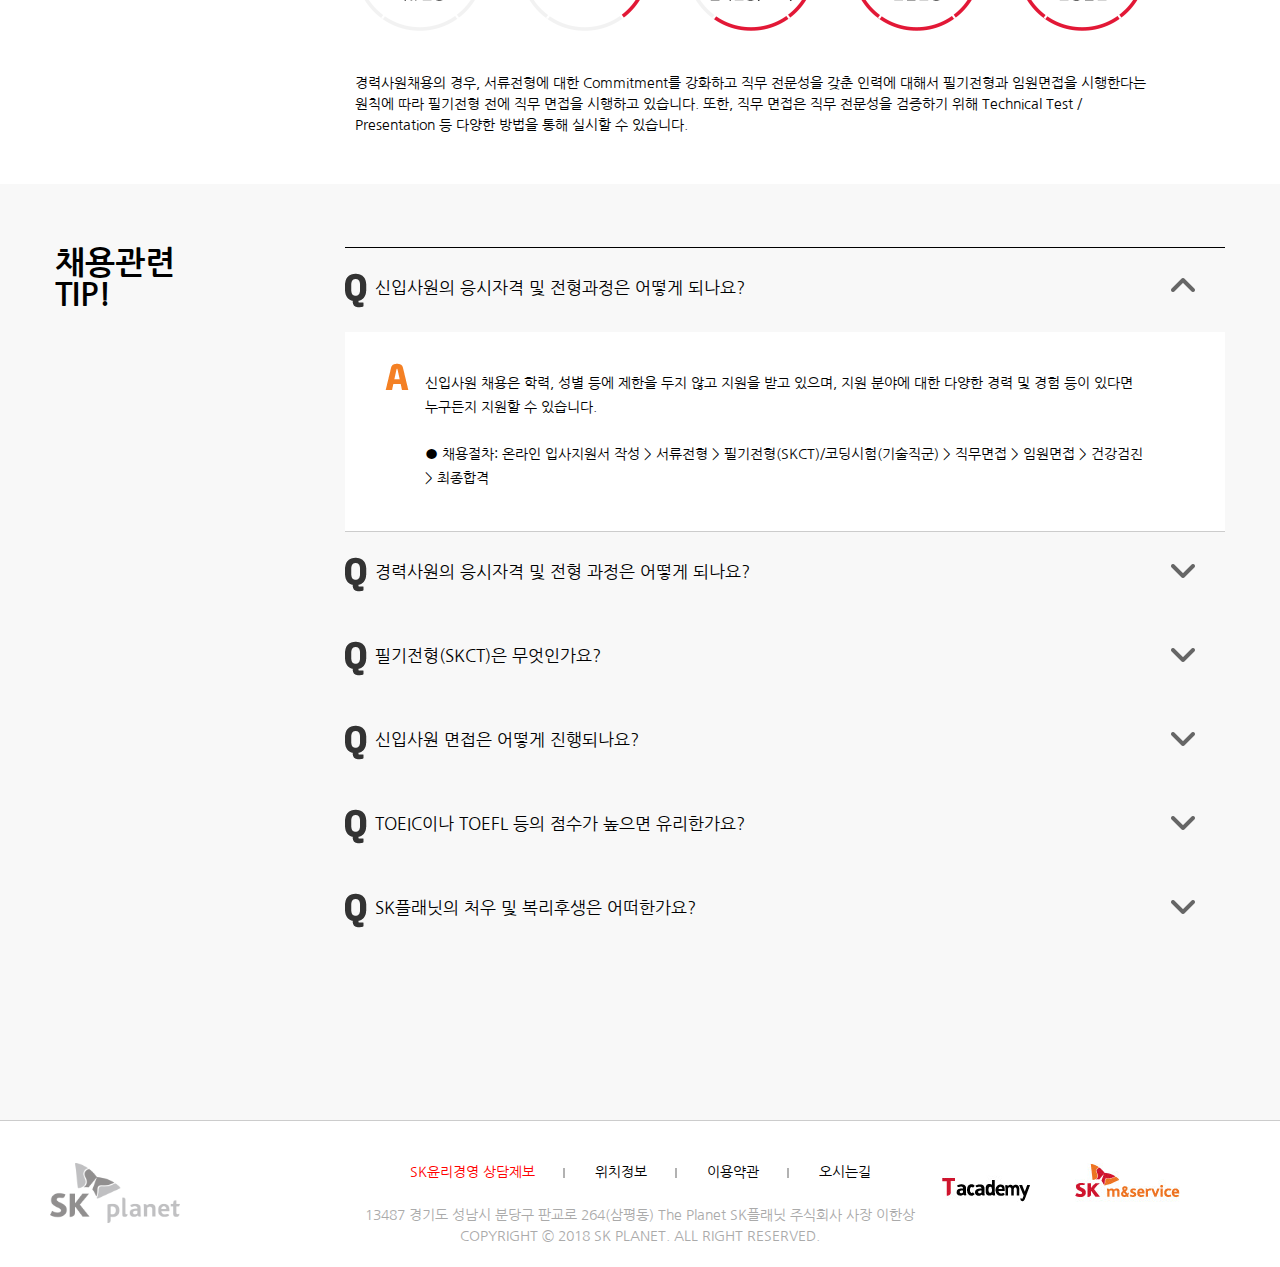
<file: html/sub3.html>
<!DOCTYPE html>
<html lang="ko">
<head>
  <meta charset="UTF-8">
  <meta name="viewport" content="width=device-width, initial-scale=1.0">
  <title>SK PLANET</title>

  <!-- font-awesome CSS -->
  <link rel='stylesheet' href='https://cdnjs.cloudflare.com/ajax/libs/font-awesome/4.7.0/css/font-awesome.min.css'>

  <!-- My CSS -->
  <link rel="stylesheet" href="../css/sub.css">

</head>
<body id="sub3">
  
<!-- wrap Area Start -->
<div id="wrap">

  <!-- header Area Start -->
  <header>
      
    <!-- site logo -->
    <h1>
      <a href="main.html">
        <img src="../images/skp_logo.png" alt="sk planet 사이트 로고">
      </a>
    </h1>
    
    <!-- gnb -->
    <nav>			
      <ul>
        <li>
          <a href="sub1.html">회사소개</a>
          <ul>
            <li><a href="sub1.html">CEO 메시지</a></li>
            <li><a href="#">Company OVERVIEW</a></li>
            <li><a href="#">자회사</a></li>
          </ul>
        </li>
        <li>
          <a href="sub2.html">사업소개</a>
          <ul>
            <li><a href="sub2.html">ICT Synergy</a></li>
            <li><a href="#">Marketing Platform</a></li>
            <li><a href="#">Data Infra/Business</a></li>
          </ul>
        </li>
        <li>
          <a href="sub3.html" class="location_main">인재채용</a>
          <ul>
            <li><a href="sub3.html" class="location_sub">채용프로세스</a></li>
            <li><a href="#">인사제도</a></li>
            <li><a href="#">육성제도</a></li>
          </ul>
        </li>
        <li>
          <a href="sub4.html">홍보센터</a>
          <ul>
            <li><a href="sub4.html">동반성장</a></li>
            <li><a href="#">SK planet CI</a></li>
            <li><a href="#">보도자료</a></li>
            <li><a href="#">공지사항</a></li>
          </ul>
        </li>
      </ul>
    </nav>
    
    <!-- q-menu -->
    <div class="q-menu">
      <div class="lang">
        <div><a href="#">KO</a></div>
        <div><a href="#">EN</a></div>
      </div>
      <div class="q-info">
        <div><a href="#">채용안내</a></div>
        <div><a href="#">페이스북</a></div>
      </div>
    </div>

  </header><!-- header Area End -->

  <!-- location-bar -->
  <div class="location-bar">
    <div class="container">
      <ul>    
        <li>Home</li>
        <li><img src="../images/location_arrow.png" alt=""></li>
        <li>인재채용</li>
        <li><img src="../images/location_arrow.png" alt=""></li>
        <li>채용프로세스</li>
      </ul>
    </div>
  </div>


  <!-- title -->
  <div class="page-title">
    <div class="container">
      <h2>채용프로세스</h2>
      <p>
        SK플래닛은 Right People을 선발하기 위해 지속적으로 채용절차를 개선하고 있습니다.<br>
        채용의 유형에 따라 세부 프로세스 및 일부 차이가 있을 수 있으나, 모집 ▶ 서류전형 ▶ 필기전형 ▶ 면접전형 ▶ 건강검진 순서로 채용이 진행됩니다.
      </p>
      <img src="../images/recruitment-process-img.png" alt="사원 둘이 악수하는 이미지">
    </div>
  </div>

  

  <!-- process -->
  <div class="process">
    <div class="container">
      <div class="process-box">
        <div>
          <h2>채용유형</h2>
          <div>
            <p>
              채용은 채용의 목적 및 Target 인력, 선발방법 등에 따라 신입사원채용, 경력사원채용 (전문인력채용), Global Recruiting 등으로 나누어집니다.<br>
              회사의 성장·발전에 필요한 Right People을 적시에 선발하여 적소에 배치, 각 구성원이 각자의 역량을 최대한 발휘하도록 하는 것이 채용의 궁극적인 목표입니다.
            </p>
          </div>
        </div>

        <div>
          <h2>신입 채용 프로세스</h2>
          <div>
            <div class="new-employee ir">신입 채용 프로세스</div>
            <p>
              서류전형은 지원자의 경력사항 및 자격사항 등을 종합적으로 고려하여 평가합니다. 자신의 적성과 직무 적합성에 기준하여 신중하게 고려하신 후 지원 분야를 선택하시기 바랍니다. SKCT는 SK에서 요구하는 기초 자질인 ‘패기(적극적 사고, 진취적 행동, 빈틈없고 야무진 일 처리), 경영 지식, 사교 자세 및 직무수행 능력’ 등을 평가하기 위한 검사입니다. 1차 면접을 통해 2차 면접에서는 지원자의 전문지식, 직무이해도, 업무수행능력 및 잠재능력, 기업관, 패기 등을 심층적으로 평가하여 회사와 함께 성장 가능한 인재인지를 평가합니다. 면접 전형에서 최종 합격하신 분은 건강 검진을 시행합니다. 건강 검진은 정상적인 근무 활동을 할 수 있는지를 판단하는 검사입니다.
            </p>
          </div>
        </div>

        <div>
          <h2>경력 채용 프로세스</h2>
          <div>
            <div class="career-employee ir">경력 채용 프로세스</div>
            <p>
              경력사원채용의 경우, 서류전형에 대한 Commitment를 강화하고 직무 전문성을 갖춘 인력에 대해서 필기전형과 임원면접을 시행한다는 원칙에 따라 필기전형 전에 직무 면접을 시행하고 있습니다. 또한, 직무 면접은 직무 전문성을 검증하기 위해 Technical Test / Presentation 등 다양한 방법을 통해 실시할 수 있습니다.
            </p>
          </div>
        </div>
        
      </div>
    </div>
  </div>


  <!-- QnA -->
  <div class="qna">
    <div class="container">
      <div class="qna-box clearfix">
        
        <h2>
          채용관련<br>
          TIP!
        </h2>
        
        <ul>
          <li>
            <a href="#">
              <div class="spr_faq ir">spr_faq</div>
              <h3>신입사원의 응시자격 및 전형과정은 어떻게 되나요?</h3>
              <div class="spr_faq_arrow ir">spr_faq_arrow</div>
            </a>
          </li>
          <li>
            <div class="spr_faq ir">spr_faq</div>
            <p>
              신입사원 채용은 학력, 성별 등에 제한을 두지 않고 지원을 받고 있으며, 지원 분야에 대한 다양한 경력 및 경험 등이 있다면 누구든지 지원할 수 있습니다.
              <br><br>
              ● 채용절차: 온라인 입사지원서 작성 > 서류전형 > 필기전형(SKCT)/코딩시험(기술직군) > 직무면접 > 임원면접 > 건강검진 > 최종합격
            </p>
          </li>

          <li>
            <a href="#">
              <div class="spr_faq ir">spr_faq</div>
              <h3>경력사원의 응시자격 및 전형 과정은 어떻게 되나요?</h3>
              <div class="spr_faq_arrow ir">spr_faq_arrow</div>
            </a>
          </li>
          <li>
            <div class="spr_faq ir">spr_faq</div>
            <p>
              경력사원은 수시로 회사 내 채용 니즈에 따라 채용하는 형태로 진행되며, 채용 정보는 채용공고에 수시로 업데이트됩니다. 신입사원 채용과 달리 필기전형(SKCT)를 면접 이후에 보게 됩니다.
              <br><br>
              ● 채용절차: 온라인 입사지원서 작성 > 서류전형 > 필기전형(SKCT) > 실무면접 > 임원면접 > 건강검진 > 최종합격
            </p>
          </li>

          <li>
            <a href="#">
              <div class="spr_faq ir">spr_faq</div>
              <h3>필기전형(SKCT)은 무엇인가요?</h3>
              <div class="spr_faq_arrow ir">spr_faq_arrow</div>
            </a>
          </li>
          <li>
            <div class="spr_faq ir">spr_faq</div>
            <p>
              SK는 1978년 국내 기업 최초로 인·적성검사를 도입한 이후, 객관적이고 공정한 채용절차를 실현하기 위하여 꾸준히 부분 개정 작업을 진행해 왔으며 일 잘하는 사람의 요건을 보다 면밀히 분석하여 2013년부터 새로운 검사인 SKCT를 도입하였습니다.
              <br><br>
              SKCT는 SK에서 직무 수행을 위해 요구되는 역량을 다양하고 종합적인 관점에서 측정하고 있으며, 일하는 데 필요한 복합적이고 고차원적인 사고능력을 측정하는 인지역량 (Critical Thinking), 일하면서 부딪치는 문제상황에서 적절한 판단을 내일 수 있는지를 측정하는 실행역량 (Situational Judgment), 그리고 일하는 데 적합한 성격, 가치관, 태도를 갖추고 있는지 측정하는 심층역량(Work Personality)로 구성되어 있습니다.
            </p>
          </li>

          <li>
            <a href="#">
              <div class="spr_faq ir">spr_faq</div>
              <h3>신입사원 면접은 어떻게 진행되나요?</h3>
              <div class="spr_faq_arrow ir">spr_faq_arrow</div>
            </a>
          </li>
          <li>
            <div class="spr_faq ir">spr_faq</div>
            <p>
              면접은 크게 실무면접과 임원면접으로 진행됩니다. SK플래닛의 면접은 지원자들이 본인의 역량을 최대한 발휘할 수 있도록 편안하게 진행됩니다. 개개인에게 심층적으로 접근하여 각 지원자의 Potential을 검증하는 면접 Tool을 가지고 있어 단기간 준비하는 것보다 기본 역량을 충실히 쌓아온 지원자들에게 유리합니다.임원면접은 지원한 각 분야의 임원과 함께 편안한 분위기에서 자신이 가진 Potential에 대해서 면접 시간을 가집니다. 모든 면접과정 중에는 적극적이고, 자신감 있으며, 솔직한 태도가 중요합니다.
            </p>
          </li>

          <li>
            <a href="#">
              <div class="spr_faq ir">spr_faq</div>
              <h3>TOEIC이나 TOEFL 등의 점수가 높으면 유리한가요?</h3>
              <div class="spr_faq_arrow ir">spr_faq_arrow</div>
            </a>
          </li>
          <li>
            <div class="spr_faq ir">spr_faq</div>
            <p>
              SK플래닛에서는 정량화된 점수만이 아닌 다양한 지원자의 Potential에 관심이 있기 때문에 공인어학성적에 대한 최소 지원점수는 없지만 서류전형시 유리하게 참고될 수 있습니다.
            </p>
          </li>

          <li>
            <a href="#">
              <div class="spr_faq ir">spr_faq</div>
              <h3>SK플래닛의 처우 및 복리후생은 어떠한가요?</h3>
              <div class="spr_faq_arrow ir">spr_faq_arrow</div>
            </a>
          </li>
          <li>
            <div class="spr_faq ir">spr_faq</div>
            <p>
              SK플래닛은 처우에 있어서 국내 대기업 중 가장 경쟁력 있는 처우를 제공하는 것으로 알려져 있지만 다양한 복리후생 또한 지원합니다. 국민연금, 의료보험 등 기본적인 복리후생 외에 본인 및 가족 의료비 지원, 주택대부 지원, 국내외 콘도지원, 자녀학자금 지원, 휴대폰 단말기 및 요금 지원, 자기개발비 실비 지원, SK Family Card 지원 등 실제 필요한 다양한 복리후생 프로그램을 지원하고 있습니다.
            </p>
          </li>

        </ul>
      </div>
    </div>
  </div>

  <!-- footer Area Start -->
  <footer>
    <img src="../images/skp_logo_gray.png" alt="SK플래닛 흑백 로고" class="black_logo">
    <div id="footer-top">
      <ul>
        <li>
          <a href="#">SK윤리경영 상담제보</a>
        </li>
        <li><a href="#">위치정보</a></li>
        <li><a href="#">이용약관</a></li>
        <li><a href="#">오시는길</a></li>
      </ul>
    </div>
    <div id="footer-bottom">
      <address>
        13487 경기도 성남시 분당구 판교로 264(삼평동) The Planet SK플래닛 주식회사 사장 이한상<br>
        COPYRIGHT © 2018 SK PLANET. ALL RIGHT RESERVED.
      </address>
    </div>
    <img src="../images/sk_mservice_logo.png" alt="sk m&service 로고" class="sk_mservice_logo">
    <img src="../images/tacademy_logo.png" alt="t아카데미 로고" class="tacademy_logo">
  </footer><!-- footer Area End -->

</div><!--wrap Area End-->




<!-- jQuery Insert -->
<script src='https://code.jquery.com/jquery-1.9.1.min.js'></script>

<!-- wow.js -->
<script src="../js/wow.min.js"></script>

<!-- My JS --> 
<script src="../js/main.js"></script>


</body>
</html>
</file>
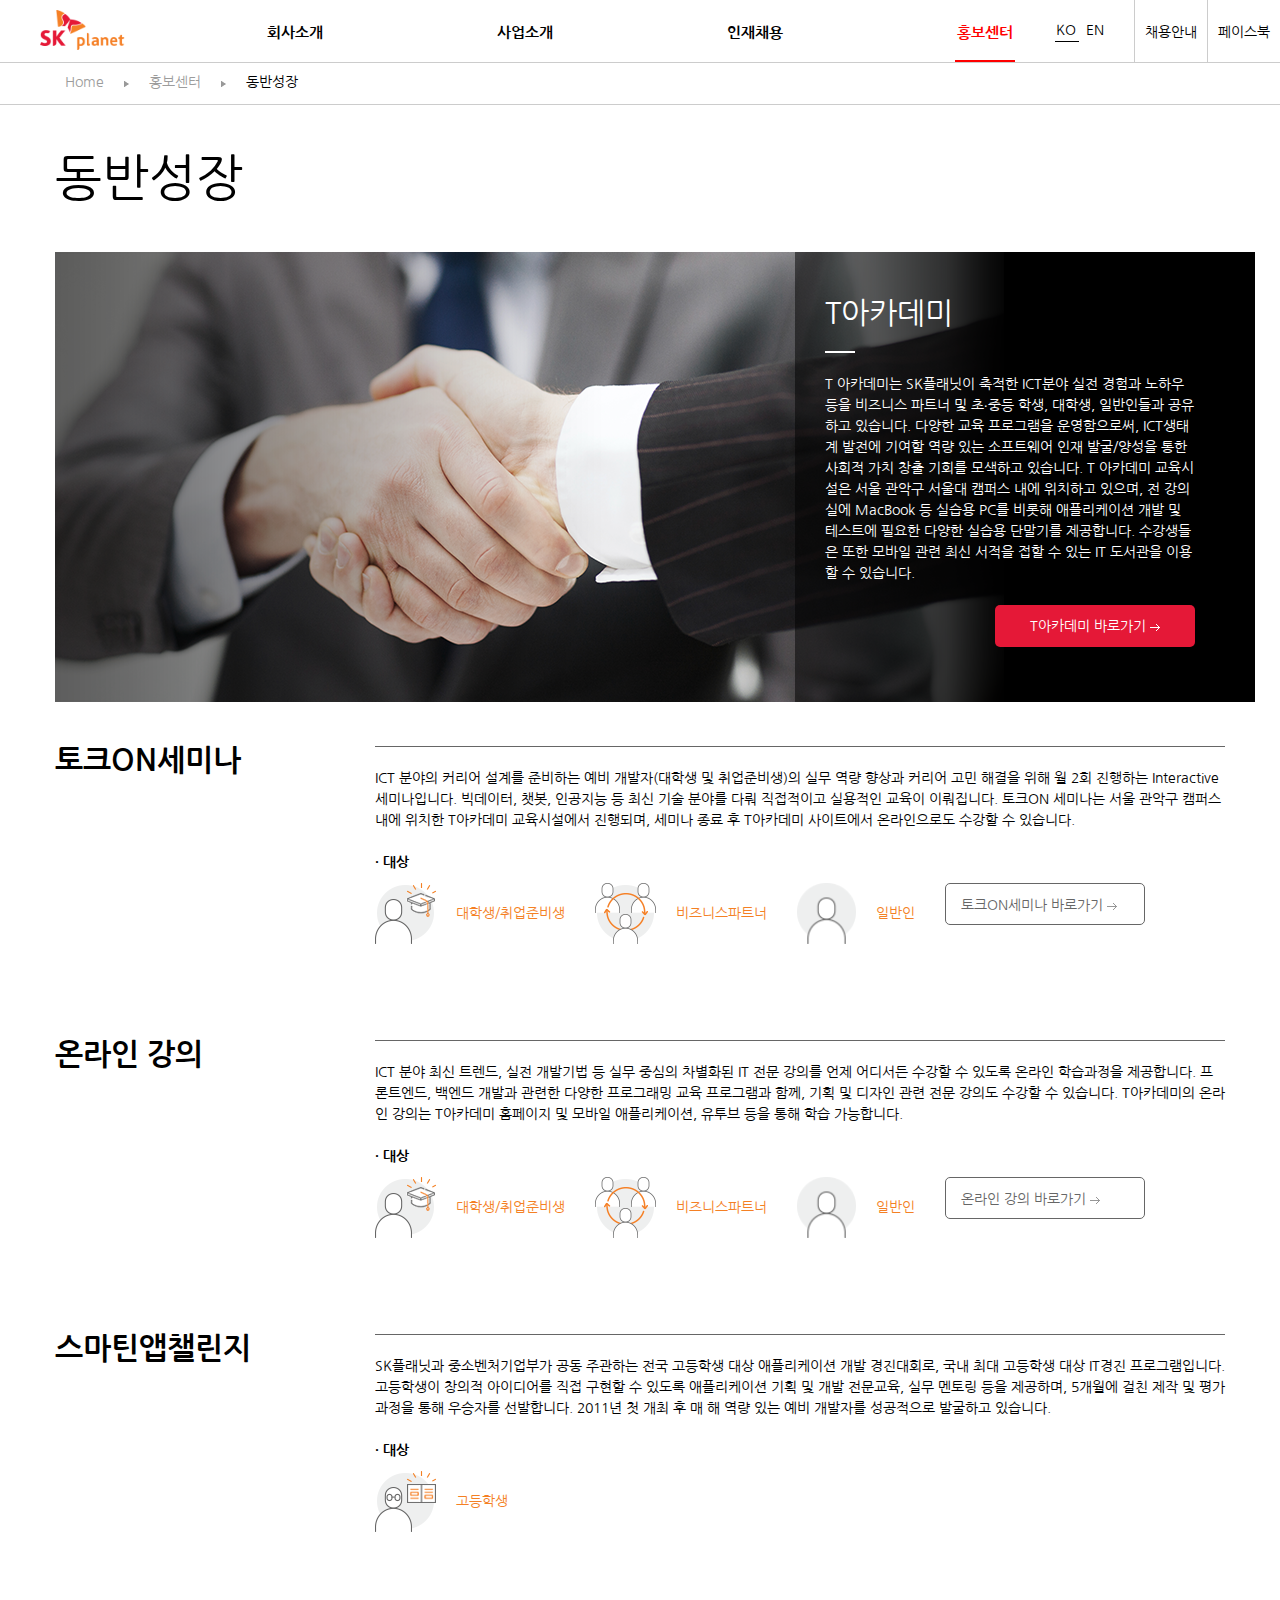
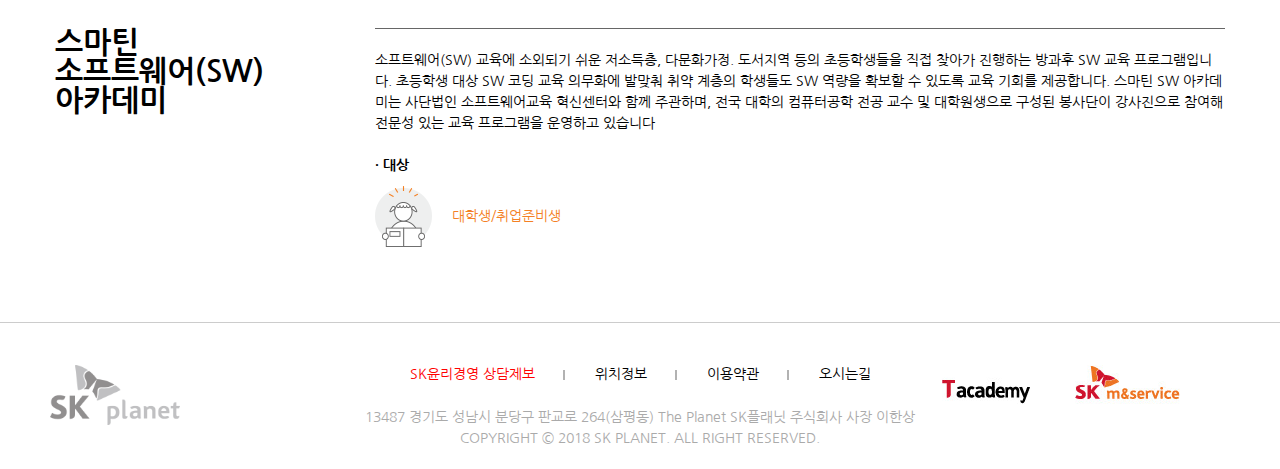
<file: html/sub4.html>
<!DOCTYPE html>
<html lang="ko">
<head>
  <meta charset="UTF-8">
  <meta name="viewport" content="width=device-width, initial-scale=1.0">
  <title>SK PLANET</title>

  <!-- font-awesome CSS -->
  <link rel='stylesheet' href='https://cdnjs.cloudflare.com/ajax/libs/font-awesome/4.7.0/css/font-awesome.min.css'>

  <!-- My CSS -->
  <link rel="stylesheet" href="../css/sub.css">

</head>
<body id="sub4">
  
<!-- wrap Area Start -->
<div id="wrap">

  <!-- header Area Start -->
  <header>
      
    <!-- site logo -->
    <h1>
      <a href="main.html">
        <img src="../images/skp_logo.png" alt="sk planet 사이트 로고">
      </a>
    </h1>
    
    <!-- gnb -->
    <nav>			
      <ul>
        <li>
          <a href="sub1.html">회사소개</a>
          <ul>
            <li><a href="sub1.html">CEO 메시지</a></li>
            <li><a href="#">Company OVERVIEW</a></li>
            <li><a href="#">자회사</a></li>
          </ul>
        </li>
        <li>
          <a href="sub2.html">사업소개</a>
          <ul>
            <li><a href="sub2.html">ICT Synergy</a></li>
            <li><a href="#">Marketing Platform</a></li>
            <li><a href="#">Data Infra/Business</a></li>
          </ul>
        </li>
        <li>
          <a href="sub3.html">인재채용</a>
          <ul>
            <li><a href="sub3.html">채용프로세스</a></li>
            <li><a href="#">인사제도</a></li>
            <li><a href="#">육성제도</a></li>
          </ul>
        </li>
        <li>
          <a href="sub4.html" class="location_main">홍보센터</a>
          <ul>
            <li><a href="sub4.html" class="location_sub">동반성장</a></li>
            <li><a href="#">SK planet CI</a></li>
            <li><a href="#">보도자료</a></li>
            <li><a href="#">공지사항</a></li>
          </ul>
        </li>
      </ul>
    </nav>
    
    <!-- q-menu -->
    <div class="q-menu">
      <div class="lang">
        <div><a href="#">KO</a></div>
        <div><a href="#">EN</a></div>
      </div>
      <div class="q-info">
        <div><a href="#">채용안내</a></div>
        <div><a href="#">페이스북</a></div>
      </div>
    </div>

  </header><!-- header Area End -->

  <!-- location-bar -->
  <div class="location-bar">
    <div class="container">
      <ul>
        <li>Home</li>    
        <li><img src="../images/location_arrow.png" alt=""></li>
        <li>홍보센터</li>
        <li><img src="../images/location_arrow.png" alt=""></li>
        <li>동반성장</li>
      </ul>
    </div>
  </div>


  <!-- title -->
  <div class="page-title">
    <div class="container">
      <h2>동반성장</h2>
    </div>
  </div>

  <!-- t-academy -->
  <div class="t-academy">
    <div class="container">
      <div class="t-academy-box">
        <img src="../images/companion-growth.png" alt="사람 두 명이 악수하는 이미지">
        <div class="t-academy-text">
          <h3>T아카데미</h3>
          <p>
            T 아카데미는 SK플래닛이 축적한 ICT분야 실전 경험과 노하우 등을 비즈니스 파트너 및 초∙중등 학생, 대학생, 일반인들과 공유하고 있습니다. 다양한 교육 프로그램을 운영함으로써, ICT생태계 발전에 기여할 역량 있는 소프트웨어 인재 발굴/양성을 통한 사회적 가치 창출 기회를 모색하고 있습니다.
            T 아카데미 교육시설은 서울 관악구 서울대 캠퍼스 내에 위치하고 있으며, 전 강의실에 MacBook 등 실습용 PC를 비롯해 애플리케이션 개발 및 테스트에 필요한 다양한 실습용 단말기를 제공합니다. 수강생들은 또한 모바일 관련 최신 서적을 접할 수 있는 IT 도서관을 이용할 수 있습니다.
          </p>
          <a href="#">
            T아카데미 바로가기
            <img src="../images/bg_btn_link.png" alt="우향 화살표 이미지">
          </a>
        </div>
      </div>
    </div>
  </div>

  <div class="contents">
    <div class="container">
      <div class="item-box">
        <h2>토크ON세미나</h2>
        <div class="item-right-box">
          <p>
            ICT 분야의 커리어 설계를 준비하는 예비 개발자(대학생 및 취업준비생)의 실무 역량 향상과 커리어 고민 해결을 위해 월 2회 진행하는 Interactive 세미나입니다. 빅데이터, 챗봇, 인공지능 등 최신 기술 분야를 다뤄 직접적이고 실용적인 교육이 이뤄집니다. 토크ON 세미나는 서울 관악구 캠퍼스 내에 위치한 T아카데미 교육시설에서 진행되며, 세미나 종료 후 T아카데미 사이트에서 온라인으로도 수강할 수 있습니다.
          </p>

          <h3>· 대상</h3>
          <div class="img-box">  
            <img src="../images/student-jobseeker.png" alt="대학생/취업준비생">
            <div>대학생/취업준비생</div>
            <img src="../images/business-partner.png" alt="비즈니스파트너">
            <div>비즈니스파트너</div>
            <img src="../images/ordinary-person.png" alt="일반인">
            <div>일반인</div>
            <a href="#">
              토크ON세미나 바로가기
              <img src="../images/right-arrow.png" alt="우향 화살표 이미지">
            </a>
          </div>
          
        </div>
      </div>

      <div class="item-box">
        <h2>온라인 강의</h2>
        <div class="item-right-box">
          <p>
            ICT 분야 최신 트렌드, 실전 개발기법 등 실무 중심의 차별화된 IT 전문 강의를 언제 어디서든 수강할 수 있도록 온라인 학습과정을 제공합니다. 프론트엔드, 백엔드 개발과 관련한 다양한 프로그래밍 교육 프로그램과 함께, 기획 및 디자인 관련 전문 강의도 수강할 수 있습니다. T아카데미의 온라인 강의는 T아카데미 홈페이지 및 모바일 애플리케이션, 유투브 등을 통해 학습 가능합니다.
          </p>

          <h3>· 대상</h3>
          <div class="img-box">  
            <img src="../images/student-jobseeker.png" alt="대학생/취업준비생">
            <div>대학생/취업준비생</div>
            <img src="../images/business-partner.png" alt="비즈니스파트너">
            <div>비즈니스파트너</div>
            <img src="../images/ordinary-person.png" alt="일반인">
            <div>일반인</div>
            <a href="#">
              온라인 강의 바로가기
              <img src="../images/right-arrow.png" alt="우향 화살표 이미지">
            </a>
          </div>
        </div>
      </div>

      <div class="item-box clearfix">
        <h2>스마틴앱챌린지</h2>
        <div class="item-right-box">  
          <p>
            SK플래닛과 중소벤처기업부가 공동 주관하는 전국 고등학생 대상 애플리케이션 개발 경진대회로, 국내 최대 고등학생 대상 IT경진 프로그램입니다. 고등학생이 창의적 아이디어를 직접 구현할 수 있도록 애플리케이션 기획 및 개발 전문교육, 실무 멘토링 등을 제공하며, 5개월에 걸친 제작 및 평가 과정을 통해 우승자를 선발합니다. 2011년 첫 개최 후 매 해 역량 있는 예비 개발자를 성공적으로 발굴하고 있습니다.
          </p>

          <h3>· 대상</h3>
          <div class="img-box">  
            <img src="../images/high-school.png" alt="고등학생">
            <div>고등학생</div>
          </div>
        </div>
      </div>

      <div class="item-box">
        <h2>
          스마틴<br>
          소프트웨어(SW)<br>
          아카데미
        </h2>
        <div class="item-right-box">
          <p>
            소프트웨어(SW) 교육에 소외되기 쉬운 저소득층, 다문화가정. 도서지역 등의 초등학생들을 직접 찾아가 진행하는 방과후 SW 교육 프로그램입니다. 초등학생 대상 SW 코딩 교육 의무화에 발맞춰 취약 계층의 학생들도 SW 역량을 확보할 수 있도록 교육 기회를 제공합니다. 스마틴 SW 아카데미는 사단법인 소프트웨어교육 혁신센터와 함께 주관하며, 전국 대학의 컴퓨터공학 전공 교수 및 대학원생으로 구성된 봉사단이 강사진으로 참여해 전문성 있는 교육 프로그램을 운영하고 있습니다
          </p>

          <h3>· 대상</h3>
          <div class="img-box">  
            <img src="../images/elementary-school.png" alt="초등학생">
            <div>대학생/취업준비생</div>
          </div>
        </div>
      </div>
    </div>
  </div>


  <!-- footer Area Start -->
  <footer>
    <img src="../images/skp_logo_gray.png" alt="SK플래닛 흑백 로고" class="black_logo">
    <div id="footer-top">
      <ul>
        <li>
          <a href="#">SK윤리경영 상담제보</a>
        </li>
        <li><a href="#">위치정보</a></li>
        <li><a href="#">이용약관</a></li>
        <li><a href="#">오시는길</a></li>
      </ul>
    </div>
    <div id="footer-bottom">
      <address>
        13487 경기도 성남시 분당구 판교로 264(삼평동) The Planet SK플래닛 주식회사 사장 이한상<br>
        COPYRIGHT © 2018 SK PLANET. ALL RIGHT RESERVED.
      </address>
    </div>
    <img src="../images/sk_mservice_logo.png" alt="sk m&service 로고" class="sk_mservice_logo">
    <img src="../images/tacademy_logo.png" alt="t아카데미 로고" class="tacademy_logo">
  </footer><!-- footer Area End -->

</div><!--wrap Area End-->




<!-- jQuery Insert -->
<script src='https://code.jquery.com/jquery-1.9.1.min.js'></script>

<!-- wow.js -->
<script src="../js/wow.min.js"></script>

<!-- My JS --> 
<script src="../js/main.js"></script>




</body>
</html>
</file>
<file: css/main.css>
@charset "utf-8";

@import url(reset.css);


/* ******************* 레이아웃 구성시작 ******************** */
#wrap { 
  width: 100%; height: 100%; 
  margin: auto;
}

header { width: 100%; height: 63px; }
#mainview { width: 100%; height: 1000px; }
#main-title { width: 100%; height: 500px; }
#contents { width: 100%; height: auto; }
#contents #section1 { width: 100%; height: 609px; }
#contents #section2 { width: 100%; height: 737px; }
#contents #section3 { width: 100%; height: 815px; }
#contents #section4 { width: 100%; height: 588px; }
footer { width: 100%; height: 147px; }

.container { 
  width: 1170px; height: 100%; 
  margin: auto; 
}

body { 
  overflow-x: hidden; 
  overflow-y: auto; 
}



/* ******************* 공통영역 선언 시작 ******************** */
.btn1 {
  width: 171px; height: 42px;
  border: 1px solid #959595;
  border-radius: 5px;
}
.btn2 {
  width: 171px; height: 42px;
  border: 1px solid #fff;
  border-radius: 5px;
}



/* ******************* 개별영역 선언 시작 ******************** */
/* ********* header Area Start *********** */
header { 
  background-color: #fff; 
  position: relative;
  z-index: 30;
  overflow: hidden;
}
header h1 a img { 
  width: 85px;
  position: absolute; 
  top: 0; left: 0;
  z-index: 20;
  margin: 10px 0 0 40px;
}

/* gnb */
header nav{ 
  width: 100%; height: 243px; 
  background-color: #fff;
  box-shadow: 0px 1px 30px 1px #333;
  position: absolute; 
  left: 0; top: 0;
}
header nav::after{ 
  content: ''; display: block;
  width: 100%; height: 1px;
  background-color: #ccc;
  position: absolute; 
  left: 0; top: 62px;
}
/* 주메뉴 설정 시작 */
header nav>ul { 
  width: 950px; height: 63px;
  text-align: center;
  padding-top: 22px;

  position: absolute; left: 50%; top: 0;
  
  -webkit-transform: translateX(-50%);
  -moz-transform: translateX(-50%);
  -o-transform: translateX(-50%);
  transform: translateX(-50%);
}
header nav>ul>li { 
  display: inline-block; 
  width: 230px; height: auto;
  position: relative;
}
header nav>ul>li>a {
  font: 700 1.1em/21px 'Nanum Gothic', sans-serif;
}
header nav>ul>li>a:hover {
  color: red;
}
header nav>ul>li>a:hover::after { 
  content: ''; display: block;
  width: 60px; height: 3px;
  background-color: red;
  position: absolute;
  left: 85px; bottom: -20px;
}

/* 서브메뉴 설정 시작 */
header nav ul ul{
  width: 100%; height: 180px;
  border-left: 1px solid #ccc;
  position: absolute; 
  left: 0; top: 40px;  
  padding: 10px 0;
}
header nav>ul>li:last-child>ul{
  border-right: 1px solid #ccc;
}
header nav li li{
  width: 100%; height: 35px;
}
header nav li li a{
  display: block; 
  width: 100%; height: 100%;
  font: 15px/35px "맑은 고딕", sans-serif;  
}
header nav li li a:hover{
  color: red;
}


/* q-menu */
header .q-menu { 
  position: absolute; 
  top: 0; right: 0;
}
header .q-menu .lang { 
  float: left; 
  margin: 21px 20px 0 20px;
}
header .q-menu .lang>div { 
  float: left; 
  margin-right: 10px; 
  position: relative;
}
header .q-menu .lang>div:first-child::after {
  content: ''; display: block;
  width: 24px; height: 1px;
  background-color: #000;
  position: absolute;
  left: -1px; bottom: -3px;
}
header .q-menu .lang a {
  font: 400 1.4em 'Nanum Gothic', sans-serif;
}
header .q-menu .q-info {float: right;}
header .q-menu .q-info>div { 
  float: left; 
  padding: 23px 10px;
}
header .q-menu .q-info>div:first-child {
  border-left: 1px solid #ccc;
  border-right: 1px solid #ccc;
} 
header .q-menu .q-info a {
  font: 400 1.4em 'Nanum Gothic', sans-serif;
}



/* ********* mainview Area Start *********** */
#mainview {  
  background: url(../images/bg_main_visual.jpg) no-repeat center center;
  width: 100%;
  text-align: center;
  position: absolute;
  z-index: -1;
}
#mainview .main-wrap-box {
  padding-top: 170px;
}
#mainview h2 {
  font: 700 9em 'Nanum Gothic', sans-serif;
  color: #fff;
  margin-bottom: 21px;
}
#mainview h2 div{
  display: inline-block;
}
#mainview h2 div>div{
  font: 100 1em 'Nanum Gothic', sans-serif;
  display: none;
}
#mainview h2 div>div:first-child{
  display: inline-block;
}
#mainview p {
  font: 700 2.2em 'Nanum Gothic', sans-serif;
  color: #fff;
  text-align: center;
}


/* ********* contents Area Start *********** */
#main-title {
  background: url(../images/bg_main_visual_masking.png) no-repeat 0 0;
  width: 100%;
  position: relative;
  left: 0; top: 550px;
  z-index: 1;
}
#main-title h2 {
  font: bold 6em 'Nanum Gothic', sans-serif;
  position: absolute;
  top: 300px;
}
#main-title p {
  font: 400 1.6em/1.5 'Nanum Gothic', sans-serif;
  color: #666;
  position: absolute;
  top: 400px;
}


/* ********* contents Area Start *********** */
/* section1 Area Start */
#contents #section1 {
  position: relative;
  right: 2%; top: 563px;
  z-index: 2;
  margin-top: 63px;
}
#contents #section1>.container>img{
  display: block;
  float: left;
  margin-left: -30%;
}
#contents #section1 .section1-wrap-box{
  float: right;
}
/* sec1-title-box */
#contents #section1 .sec1-title-box{ 
  width: 320px; height: 147px;
}
#contents #section1 .sec1-title-box h3{
 font: 400 4.8em 'Nanum Gothic', sans-serif; 
}
#contents #section1 .sec1-title-box p {
  font: 400 1.8em 'Nanum Gothic', sans-serif;
  margin-bottom: 21px;
}
#contents #section1 .sec1-title-box a {
  display: inline-block;
  width: 100%; height: 100%;
  font: 400 1.4em/42px 'Nanum Gothic', sans-serif;
  color: #959595;
  padding-left: 20px;
}
#contents #section1 .sec1-title-box a img{
  padding-left: 40px;
}
/* section1 items-box */
#contents #section1 .items-box{
  width: 600px; height: 210px;
  margin-top: 42px;
}
/*top-box, bottom-box */
#contents #section1 .items-box>div{ 
  height: 105px;
}
/* 구분선 */
#contents #section1 .items-box hr{
  border: 1px solid #ccc;
  margin: 20px 0;
} 
/* 각각 4개의 박스 */
#contents #section1 .items-box>div>div{ 
  width: 300px; height: 105px;
  float: left;
}
/* item 제목, 설명글 */
#contents #section1 .items-box>div>div h4{
  font: 700 1.4em 'Nanum Gothic', sans-serif;
  margin-top: 21px;
}
#contents #section1 .items-box>div>div p{
  font: 400 1.4em 'Nanum Gothic', sans-serif;
  color: #666;
}
/* 아이콘 */
#contents #section1 .items-box>div>div>.icon{
  width: 105px; height: 105px;
  float: left;
  margin-right: 10px;
}
#contents #section1 .items-box>div>div>.icon1{
  background: url(../images/spr_icon_main_section.png) no-repeat 0 0;
}
#contents #section1 .items-box>div>div>.icon2{
  background: url(../images/spr_icon_main_section.png) no-repeat 0 -474px;
}
#contents #section1 .items-box>div>div>.icon3{
  background: url(../images/spr_icon_main_section.png) no-repeat 0 -115px;
}
#contents #section1 .items-box>div>div>.icon4{
  background: url(../images/spr_icon_main_section.png) no-repeat 0 -590px;
}


/* section2 Area Start */
#contents #section2 {
  background : url(../images/bg_main_section.png) no-repeat 0 0;
  position: relative;
  left: 0; top: 460px;
  z-index: 3;
}
#contents #section2>.container>img{
  float: right;
  margin-top: 6%;
}
#contents #section2 .section2-wrap-box{
  position: absolute;
  top: 80px;
}
/* sec2-title-box */
#contents #section2 .sec2-title-box{ 
  width: 570px; height: 147px;
  margin-top: 80px;
}
#contents #section2 .sec2-title-box h3{
 font: 400 4.8em 'Nanum Gothic', sans-serif; 
}
#contents #section2 .sec2-title-box p {
  font: 400 1.8em 'Nanum Gothic', sans-serif;
  margin-bottom: 21px;
}
#contents #section2 .sec2-title-box a {
  display: inline-block;
  width: 100%; height: 100%;
  font: 400 1.4em/42px 'Nanum Gothic', sans-serif;
  color: #959595;
  padding-left: 20px;
}
#contents #section2 .sec2-title-box a img{
  padding-left: 40px;
}
/* section2 items-box */
#contents #section2 .items-box{
  width: 600px; height: 210px;
  margin-top: 42px;
}
/*top-box, bottom-box */
#contents #section2 .items-box>div{ 
  height: 105px;
}
/* 구분선 */
#contents #section2 .items-box hr{
  border: 1px solid #ccc;
  margin: 20px 0;
} 
/* 각각 4개의 박스 */
#contents #section2 .items-box>div>div{ 
  width: 300px; height: 105px;
  float: left;
}
/* item 제목, 설명글 */
#contents #section2 .items-box>div>div h4{
  font: 700 1.4em 'Nanum Gothic', sans-serif;
  margin-top: 21px;
}
#contents #section2 .items-box>div>div p{
  font: 400 1.4em 'Nanum Gothic', sans-serif;
  color: #666;
}
/* 아이콘 */
#contents #section2 .items-box>div>div>.icon{
  width: 105px; height: 105px;
  float: left;
  margin-right: 10px;
}
#contents #section2 .items-box>div>div>.icon1{
  background: url(../images/spr_icon_main_section.png) no-repeat 0 -241px;
}
#contents #section2 .items-box>div>div>.icon2{
  background: url(../images/spr_icon_main_section.png) no-repeat 0 -715px;
}
#contents #section2 .items-box>div>div>.icon3{
  background: url(../images/spr_icon_main_section.png) no-repeat 0 -951px;
}



/* section3 Area Start */
#contents #section3 {
  background: url(../images/bg_main_section_02.png) no-repeat 0 0;
  position: relative;
  top: 180px; left: 0;
  z-index: 4;
}
#contents #section3>.container>img{
  width: 50%; height: 70%;
  margin-top: 10%;
  float: left;
}
#contents #section3 .section3-wrap-box{
  width: 50%; height: auto;
  margin-top: 15%;
  float: right;
}

/* sec3-title-box */
#contents #section3 .sec3-title-box{ 
  margin-top: 80px;
}
#contents #section3 .sec3-title-box h3{
 font: 400 4.8em 'Nanum Gothic', sans-serif; 
}
#contents #section3 .sec3-title-box p {
  font: 400 1.8em 'Nanum Gothic', sans-serif;
  margin-bottom: 21px;
}
#contents #section3 .sec3-title-box a {
  display: inline-block;
  width: 100%; height: 100%;
  font: 400 1.4em/42px 'Nanum Gothic', sans-serif;
  color: #959595;
  padding-left: 20px;
}
#contents #section3 .sec3-title-box a img{
  padding-left: 40px;
}
/* section3 items-box */
#contents #section3 .items-box{
  width: 600px; height: 210px;
  margin-top: 42px;
}
/*top-box, bottom-box */
#contents #section3 .items-box>div{ 
  height: 105px;
}
/* 구분선 */
#contents #section3 .items-box hr{
  margin: 20px 0;
  border: 1px solid #ccc;
} 
/* 각각 4개의 박스 */
#contents #section3 .items-box>div>div{ 
  width: 300px; height: 105px;
  float: left;
}
/* item 제목, 설명글 */
#contents #section3 .items-box>div>div h4{
  font: 700 1.4em 'Nanum Gothic', sans-serif;
  margin-top: 21px;
}
#contents #section3 .items-box>div>div p{
  font: 400 1.4em 'Nanum Gothic', sans-serif;
  color: #666;
}
/* 아이콘 */
#contents #section3 .items-box>div>div>.icon{
  width: 105px; height: 105px;
  float: left;
  margin-right: 10px;
}
#contents #section3 .items-box>div>div>.icon1{
  background: url(../images/spr_icon_main_section.png) no-repeat 0 -241px;
}
#contents #section3 .items-box>div>div>.icon2{
  background: url(../images/spr_icon_main_section.png) no-repeat 0 -715px;
}



/* section3 Area Start */
#contents #section4 {
  width: 100%;
  background-color: #000;
  position: relative;
  top: 0; left: 0;
  z-index: 5;
}
#contents #section4 .sec4-title-box {
  width: 16%; height: 115px;
  padding-top: 63px;
  margin-left: 2%;
  float: left;
}
#contents #section4 .sec4-title-box h3{
  font: 400 3.8em 'Nanum Gothic', sans-serif; 
  color: #fff;
 }
 #contents #section4 .sec4-title-box p {
  width: 100%; 
  font: 400 1.4em/1.5 'Nanum Gothic', sans-serif;
  color: #ccc;
  margin-bottom: 21px;
 }
 #contents #section4 .sec4-title-box a {
   display: inline-block;
   width: 100%; height: 100%;
   font: 400 1.4em/42px 'Nanum Gothic', sans-serif;
   color: #fff;
   padding-left: 20px;
 }
 #contents #section4 .sec4-title-box a img{
   padding-left: 40px;
 }
 /* sec4-item-box */
 #contents #section4 .sec4-item-box {
   width: 80%; height: 294px;
   float: right;
   margin-top: 4%;
 }
 #contents #section4 .sec4-item-box>div{
  width: 30%; height: 294px;
  display: inline-block;
  margin: 0 5px;
}
#contents #section4 .sec4-item-box>div>img{
  width: 100%; height: 231px;
  margin-bottom: 21px;
}
#contents #section4 .sec4-item-box>div>h4{
  width: 100%; height: 21px;
  font: 400 1.4em 'Nanum Gothic', sans-serif;
  color: #fff;
  overflow: hidden;
  white-space: nowrap;/*줄바꿈 방지. 한줄로 표시*/
  text-overflow: ellipsis; /* 생략기호(...) 표시 */
}
#contents #section4 .sec4-item-box>div>span{
  font: 400 1.2em 'Nanum Gothic', sans-serif;
  color: #ccc;
}

/* footer-sub */
#section4 #footer-sub {
  width: 1170px; height: 147px; 
  background-color: #ccc;
  position: absolute;
  top: 400px;
}
#section4 #footer-sub .footer-sub-item{
  width: 350px;
  float: left;
  border-right: 1px solid #000;
  margin: 4% 0 4% 2%;
}
#section4 #footer-sub .footer-sub-item:last-child{
  border: 0;
}
#section4 #footer-sub .footer-sub-item>img{
  float: left;
  margin-right: 20px;
}
#section4 #footer-sub .footer-sub-item>h4{
  font: 400 3em/1.3 'Nanum Gothic', sans-serif;
}


/* top btn */
.top-btn {
  display: block;
  width: 50px; height: 50px;
  border-radius: 50%;
  background-color: #444;
  text-align: center;
  position: fixed;
  right: 30px; bottom: 30px;
  z-index: 10;
  padding-top: 15px;
}
.top-btn img {
  display: block;
  padding-left: 17px;
}
.top-btn div {
  font: 400 1.2em/21px 'Nanum Gothic', sans-serif;
  color: #ccc;
}

/* ************** footer Area Start *************** */
footer {
  position: relative;
}
footer .black_logo {
  width: 130px; height: 60px;
  position: absolute;
  top: 42px; left: 50px;
}
footer #footer-top {
  position: absolute; left: 50%; top: 42px;
  
  -webkit-transform: translate(-50%, 0);
  -moz-transform: translate(-50%, 0);
  -o-transform: translate(-50%, 0);
  transform: translate(-50%, 0);
}
footer #footer-top ul li{
  float: left;
  position: relative;
  margin: 0 30px;
}
footer #footer-top ul li::after{
  content: ''; display: block;
  width: 1px; height: 10px;
  background-color: #666;
  position: absolute;
  bottom: 3px; right: -30px;
}
footer #footer-top ul li:first-child a{
  color: red;
}
footer #footer-top ul li:last-child::after{
  display: none;
}
footer #footer-top ul li a{
  font: 400 1em 'Nanum Gothic', sans-serif;
}
footer #footer-bottom {
  position: absolute; left: 50%; top: 84px;
  
  -webkit-transform: translate(-50%, 0);
  -moz-transform: translate(-50%, 0);
  -o-transform: translate(-50%, 0);
  transform: translate(-50%, 0);
}
footer #footer-bottom address {
  font: 400 1.4em/1.5 'Nanum Gothic', sans-serif;
  font-style: normal;
  text-align: center;
  color: #aaa;
}
footer .sk_mservice_logo {
  position: absolute;
  top: 42px; right: 100px;
}
footer .tacademy_logo {
  position: absolute;
  top: 42px; right: 250px;
}
</file>
<file: css/sub.css>
@charset "utf-8";

@import url(reset.css);


/* ********************** 레이아웃 구성시작 *********************** */
#wrap { 
  width: 100%; height: 100%; 
  margin: auto;
}

header { 
  height: 63px; 
}
footer { 
  height: 147px; 
}
.container { 
  width: 1170px; height: 100%; 
  margin: auto; 
}


/* ********************** 공통영역 선언시작 *********************** */
/* ********* header Area Start *********** */
header { 
  background-color: #fff; 
  position: relative;
  z-index: 30;
  overflow: hidden;
}
header h1 a img { 
  width: 85px;
  position: absolute; 
  top: 0; left: 0;
  z-index: 20;
  margin: 10px 0 0 40px;
}

/* gnb */
header nav{ 
  width: 100%; height: 243px; 
  background-color: #fff;
  box-shadow: 0px 1px 30px 1px #333;
  position: absolute; 
  left: 0; top: 0;
}
header nav::after{ 
  content: ''; display: block;
  width: 100%; height: 1px;
  background-color: #ccc;
  position: absolute; 
  left: 0; top: 62px;
}
/* 주메뉴 설정 시작 */
header nav>ul { 
  width: 950px; height: 63px;
  text-align: center;

  position: absolute; left: 50%; top: 0;
  
  -webkit-transform: translateX(-50%);
  -moz-transform: translateX(-50%);
  -o-transform: translateX(-50%);
  transform: translateX(-50%);
  
  padding-top: 22px;
}
header nav>ul>li { 
  display: inline-block; 
  width: 230px; height: auto;
  position: relative;
}
header nav>ul>li>a {
  font: 700 1.1em/21px 'Nanum Gothic', sans-serif;
}
header nav>ul>li>a:hover {
  color: red;
}
header nav>ul>li>a:hover::after { 
  content: ''; display: block;
  width: 60px; height: 3px;
  background-color: red;
  position: absolute;
  left: 85px; bottom: -20px;
}
/* 현재위치 활성화 클래스 */
.location_sub, .location_main {
  color: red;
}
.location_main::after {
  content: ''; display: block;
  width: 60px; height: 3px;
  background-color: red;
  position: absolute;
  left: 85px; bottom: -20px;
}

/* 서브메뉴 설정 시작 */
header nav ul ul{
  width: 100%; height: 180px;
  border-left: 1px solid #ccc;
  position: absolute; 
  left: 0; top: 40px;  
  padding: 10px 0;
}
header nav>ul>li:last-child>ul{
  border-right: 1px solid #ccc;
}
header nav li li{
  width: 100%; height: 35px;
}
header nav li li a{
  display: block; 
  width: 100%; height: 100%;
  font: 15px/35px "맑은 고딕", sans-serif;  
}
header nav li li a:hover{
  color: red;
}

/* q-menu */
header .q-menu { 
  position: absolute; 
  top: 0; right: 0;
}
header .q-menu .lang { 
  float: left; 
  margin: 21px 20px 0 20px;
}
header .q-menu .lang>div { 
  position: relative;
  float: left; 
  margin-right: 10px; 
}
header .q-menu .lang>div:first-child::after {
  content: ''; display: block;
  width: 24px; height: 1px;
  background-color: #000;
  position: absolute;
  left: -1px; bottom: -3px;
}
header .q-menu .lang a {
  font: 400 1.4em 'Nanum Gothic', sans-serif;
}
header .q-menu .q-info {
  float: right;
}
header .q-menu .q-info>div { 
  float: left; 
  padding: 23px 10px;
}
header .q-menu .q-info>div:first-child {
  border-left: 1px solid #ccc;
  border-right: 1px solid #ccc;
} 
header .q-menu .q-info a {
  font: 400 1.4em 'Nanum Gothic', sans-serif;
}



/* ************** location-bar Area Start *************** */
.location-bar {
  height: 42px;
  border-bottom: 1px solid #ccc;
}
.location-bar li {
  float: left;
  font: 400 1em 'Nanum Gothic', sans-serif;
  color: #9c9c9c;
  margin: 10px;
}
.location-bar li:last-child {
  color: #000;
}


/* ************** footer Area Start *************** */
footer {
  position: relative;
  border-top: 1px solid #ccc;
}
footer .black_logo {
  width: 130px; height: 60px;
  position: absolute;
  top: 42px; left: 50px;
}
footer #footer-top {
  position: absolute; left: 50%; top: 42px;
  
  -webkit-transform: translate(-50%, 0);
  -moz-transform: translate(-50%, 0);
  -o-transform: translate(-50%, 0);
  transform: translate(-50%, 0);
}
footer #footer-top ul li{
  position: relative;
  float: left;
  margin: 0 30px;
}
footer #footer-top ul li::after{
  content: ''; display: block;
  width: 1px; height: 10px;
  background-color: #666;
  position: absolute;
  bottom: 3px; right: -30px;
}
footer #footer-top ul li:first-child a{
  color: red;
}
footer #footer-top ul li:last-child::after{
  display: none;
}
footer #footer-top ul li a{
  font: 400 1em 'Nanum Gothic', sans-serif;
}
footer #footer-bottom {
  position: absolute; left: 50%; top: 84px;
  
  -webkit-transform: translate(-50%, 0);
  -moz-transform: translate(-50%, 0);
  -o-transform: translate(-50%, 0);
  transform: translate(-50%, 0);
}
footer #footer-bottom address {
  font: 400 1.4em/1.5 'Nanum Gothic', sans-serif;
  font-style: normal;
  text-align: center;
  color: #aaa;
}
footer .sk_mservice_logo {
  position: absolute;
  top: 42px; right: 100px;
}
footer .tacademy_logo {
  position: absolute;
  top: 42px; right: 250px;
}



/* ********************** 개별영역 선언시작 *********************** */
/* ************ sub1 page area start *********** */
#sub1 h2.page-title p{
  width: 400px; height: 63px;
  font: 400 3.5em 'Nanum Gothic', sans-serif;
  margin: 42px 0;
}

/* msg-summary */
#sub1 .msg-summary .msg-summary-box {
  width: 1170px; height: 483px;
  background-color: #f9faf9;
  margin-bottom: 84px;
}
#sub1 .msg-summary img {
  margin-top: 42px;
  float: left;
}
#sub1 .msg-summary .text-box {
  padding: 105px 90px 0 30px;
}
#sub1 .msg-summary .text-box p:first-child{
  position: relative;
  font: 400 3em 'Nanum Gothic', sans-serif;
  margin-bottom: 42px;
}
#sub1 .msg-summary .text-box p:first-child::before{
  content: ''; display: block;
  width: 66px; height: 56px;
  background: url(../images/bg_dot_left.png) no-repeat 0 0;
  position: absolute;
  top: -30px; left: 450px;
}
#sub1 .msg-summary .text-box p:nth-child(2){
  font: 700 2.6em 'Nanum Gothic', sans-serif;
  color: #f58027;
  position: relative;
  margin-bottom: 42px;
}
#sub1 .msg-summary .text-box p:nth-child(2)::after{
  content: ''; display: block;
  width: 66px; height: 56px;
  background: url(../images/bg_dot_right.png) no-repeat 0 0;
  position: absolute;
  top: 10px; right: -10px;
}
#sub1 .msg-summary .text-box p:last-child{
  font: 400 1.8em/1.5 'Nanum Gothic', sans-serif;
}

/* msg-main  */
#sub1 .msg-main .msg-main-box{
  width: 1170px; height: 462px;
}
#sub1 .msg-main .msg-main-text{
  text-align: center;
  margin-bottom: 42px;
}
#sub1 .msg-main .msg-main-text strong{
  font: 700 1.5em 'Nanum Gothic', sans-serif;
}
#sub1 .msg-main .msg-main-text p{
  font: 400 1.5em 'Nanum Gothic', sans-serif;
  color: #8c8c8c;
  margin-top: 5px;
}

/* sign-box */
#sub1 .sign-box{
  position: relative;
  height: 63px;
}
#sub1 .sign-box .sign-box-inner{
  width: 400px; height: 63px;
  position: absolute; 
  left: 50%; top: 50%;
  margin-left: -200px; 
  margin-top: -31.5px;
}
#sub1 .sign-box .sign-text {
  width: 200px; height: 63px;
  font: 400 1.4em/21px 'Nanum Gothic', sans-serif;
  float: left;
  padding: 21px 30px;
}



/* ************ sub2 page area start *********** */
#sub2 .page-title h2 {
  font: 400 5em 'Nanum Gothic', sans-serif;
  margin: 42px 0 10px 0;
}
#sub2 .page-title p {
  font: 400 1.4em 'Nanum Gothic', sans-serif;
  margin-bottom: 42px;
}

/* business_visual */
#sub2 .business-visual-box {
  width: 1170px; height: 400px;
  position: relative;
  margin-bottom: 84px;
}
#sub2 .business-visual-box>img{
  width: 100%; height: 100%;
}

/* items-bottom-box */
#sub2 .items-bottom-box ul {
  text-align: center;
  position: absolute;
  left: 0; bottom: 0;
}
#sub2 .items-bottom-box ul li {
  width: 292px; height: 63px;
  border-right: 1px solid #555555;
  background-color: rgba(255, 255, 255, 0.5);
  float: left;
}
#sub2 .items-bottom-box ul li:last-child {
  width: 294px;
  border: 0;
}
#sub2 .items-bottom-box li h3 {
  display: inline-block;
  font: 400 1.2em/63px 'Nanum Gothic', sans-serif;
  margin-right: 5px;
}

/* hover-items-box */
#sub2 .hover-items-box {
  width: 100%; height: 100%;
  position: absolute;
  left: 0; top: 0;
}
#sub2 .hover-items-box>div {
  width: 292px; height: 100%;
  float: left;
}
#sub2 .hover-items-box>div:last-child {
  width: 294px;
}

#sub2 .hover-items-box>div a {
  display: block;
  width: 100%; height: 100%;
  overflow: hidden;
}
#sub2 .hover-items-box>div a>div {
  width: 100%; height: 100%;
  text-align: center;
  background-color: rgba(200, 37, 61, 0.9);
  position: relative;
  bottom: -400px;
  padding-top: 126px;

  -webkit-transition: all ease 0.3s;
  -moz-transition: all ease 0.3s;
  -o-transition: all ease 0.3s;
  transition: all ease 0.3s; 
}
#sub2 .hover-items-box>div:first-child a>div{
  bottom: 0;
}
#sub2 .hover-items-box>div a>div h3{
  color: #fff;
  font: 400 2em 'Nanum Gothic', sans-serif;
  position: relative;
  z-index: 1;
  margin-bottom: 42px;
}
#sub2 .hover-items-box>div a>div h3::after {
  content: ''; display: block;
  width: 50px; height: 2px;
  background-color: #fff;
  position: absolute;
  left: 120px; bottom: -30px;
  z-index: 1;
}
#sub2 .hover-items-box>div a>div p {
  color: #fff;
  font: 400 1.4em/21px 'Nanum Gothic', sans-serif;
  position: relative;
  z-index: 1;
}

/* page-sub-title */
#sub2 .bottom-text .page-sub-title{
  display: inline-block;
  margin-right: 130px;
}
#sub2 .bottom-text .page-sub-title h2{
  font: 700 3em 'Nanum Gothic', sans-serif;
  float: left;
}

/* nugu-text */
#sub2 .bottom-text .nugu-text {
  width: 850px; height: 500px;
  border-top: 1px solid #000;
  float: right;
}
#sub2 .bottom-text .nugu-text h3 {
  font: 700 2.4em 'Nanum Gothic', sans-serif;
  color: #f79024;
  padding: 21px 0 42px 0;
}
#sub2 .bottom-text .nugu-text p {
  font: 400 1.4em/1.5 'Nanum Gothic', sans-serif;
  margin-bottom: 42px;
}



/* ************ sub3 page area start *********** */
/* page-title */
#sub3 .page-title h2 {
  font: 400 5em 'Nanum Gothic', sans-serif;
  margin: 42px 0 10px 0;
}
#sub3 .page-title p {
  font: 400 1.4em/21px 'Nanum Gothic', sans-serif;
  margin-bottom: 42px;
}
#sub3 .page-title img {
  margin-bottom: 84px;
}

/* process */
#sub3 .process .process-box {
  width: 1100px;
}
#sub3 .process .process-box>div:first-child{
  width: 100%; height: 230px;
}
#sub3 .process .process-box>div:nth-child(2){
  width: 100%; height: 420px;
}
#sub3 .process .process-box>div:last-child{
  width: 100%; height: 294px;
}
#sub3 .process .process-box>div h2{
  display: inline-block;
  width: 300px; height: 100%;
  font: 700 3em 'Nanum Gothic', sans-serif;
}
#sub3 .process .process-box>div>div {
  width: 800px; height: 100%;
  border-top: 1px solid #000;
  float: right;
  padding-top: 10px;
}
#sub3 .process .process-box>div p{
   font: 400 1.4em/21px 'Nanum Gothic', sans-serif;
}
#sub3 .process-box .new-employee {
  height: 130px;
  background: url(../images/diagram_02.png) no-repeat 75px 0;
  margin-bottom: 42px;
}
#sub3 .process-box .career-employee {
  height: 130px;
  background: url(../images/diagram_03.png) no-repeat 0 0;
  margin-bottom: 42px;
}


/* QnA */
#sub3 .qna {
  background-color: #f8f8f8;
  padding: 63px 0 168px 0;
}
#sub3 .qna-box h2 {
  width: 130px; height: 84px;
  font: 700 3.2em 'Nanum Gothic', sans-serif;
  float: left;
}
#sub3 .qna-box ul {
  width: 880px;
  border-top: 1px solid #000;
  float: right;
}

#sub3 .qna-box ul li:nth-child(odd){
  height: 84px;
}
#sub3 .qna-box ul li:nth-child(odd)>a{
  display: block;
  width: 100%; height: 100%;
  position: relative;
  padding: 30px 30px;
}
#sub3 .qna-box ul li:nth-child(odd) .spr_faq{
  width: 24px; height: 35px;
  background: url(../images/spr_faq.png) no-repeat 0 0;
  position: absolute;
  top: 25px; left: 0px;
}
#sub3 .qna-box ul li:nth-child(odd) h3{
  font: 400 1.2em/21px 'Nanum Gothic', sans-serif;
}
#sub3 .qna-box ul li:nth-child(odd) .spr_faq_arrow{
  width: 24px; height: 16px;
  background: url(../images/spr_faq_arrow.png) no-repeat 0 -31px;
  position: absolute;
  top: 30px; right: 30px;
}
/* 토글 클래스 설정하기 */
.act {
  background: url(../images/spr_faq_arrow.png) no-repeat 0 0 !important;
}

#sub3 .qna-box ul li:nth-child(even){
  display: none;
  background-color: #fff;
  border-bottom: 1px solid #ccc;
  position: relative;
  padding: 40px 80px;
}
#sub3 .qna-box ul li:nth-child(even) .spr_faq{
  width: 24px; height: 28px;
  background: url(../images/spr_faq.png) no-repeat 0 -44px;
  position: absolute;
  top: 30px; left: 40px;
}
#sub3 .qna-box ul li:nth-child(even) p {
  font: 400 1em/1.7 'Nanum Gothic', sans-serif;
}


/* ************ sub3 page area start *********** */
/* page-title */
#sub4 .page-title h2 {
  font: 400 5em 'Nanum Gothic', sans-serif;
  margin: 42px 0;
}

/* t-academy */
#sub4 .t-academy .t-academy-box{
  width: 100%; height: 100%;
}
#sub4 .t-academy .t-academy-box>img {
  margin-bottom: 42px;
}
#sub4 .t-academy .t-academy-box{
  position: relative;
}
#sub4 .t-academy .t-academy-text {
  width: 430px; height: 450px;
  background-color: rgba(0, 0, 0, 0.5);
  position: absolute;
  top: 0; right: 0;
  padding: 42px 30px;
}
#sub4 .t-academy .t-academy-text h3 {
  font: 400 3em 'Nanum Gothic', sans-serif;
  color: #fff;
  position: relative;
  margin-bottom: 42px;
}
#sub4 .t-academy .t-academy-text h3::after {
  content: ''; display: block;
  width: 30px; height: 2px;
  background-color: #fff;
  position: absolute;
  left: 0; bottom: -21px;
}
#sub4 .t-academy .t-academy-text p {
  font: 400 1.4em/1.5 'Nanum Gothic', sans-serif;
  color: #fff;
  margin-bottom: 21px;
}
#sub4 .t-academy .t-academy-text a {
  display: block;
  width: 200px; height: 42px;
  font: 400 1.4em/42px 'Nanum Gothic', sans-serif;
  color: #fff;
  text-align: center;
  background-color: #e51837;
  border-radius: 5px;
  float: right;
}


/* contents */
#sub4 .contents .item-box {
  width: 1170px; height: 294px;
}
#sub4 .contents .item-box h2{
  width: 250px; height: 100%;
  font: 700 3em 'Nanum Gothic', sans-serif;
  float: left;
}
#sub4 .contents .item-box .item-right-box{
  width: 850px;
  border-top: 1px solid #666;
  float: right;
  margin-bottom: 63px;
  padding-top: 21px;
}
#sub4 .contents .item-box .item-right-box p{
  font: 400 1.4em/21px 'Nanum Gothic', sans-serif;
  margin-bottom: 21px;
}
#sub4 .contents .item-box .item-right-box h3{
  font: 700 1.4em/21px 'Nanum Gothic', sans-serif;
  margin-bottom: 10px;
}
#sub4 .contents .item-right-box .img-box {
  height: 61px;
  display: flex;
}
#sub4 .contents .item-right-box .img-box>div{
  font: 400 1.4em/61px 'Nanum Gothic', sans-serif;
  color: #f48024;
  margin: 0 30px 0 20px;
}
#sub4 .contents .item-right-box .img-box>a {
  display: block;
  width: 200px; height: 42px;
  border: 1px solid #666;
  border-radius: 5px;
  color: #666;
  font: 400 1.4em/42px 'Nanum Gothic', sans-serif;
  padding-left: 15px;
}
</file>
